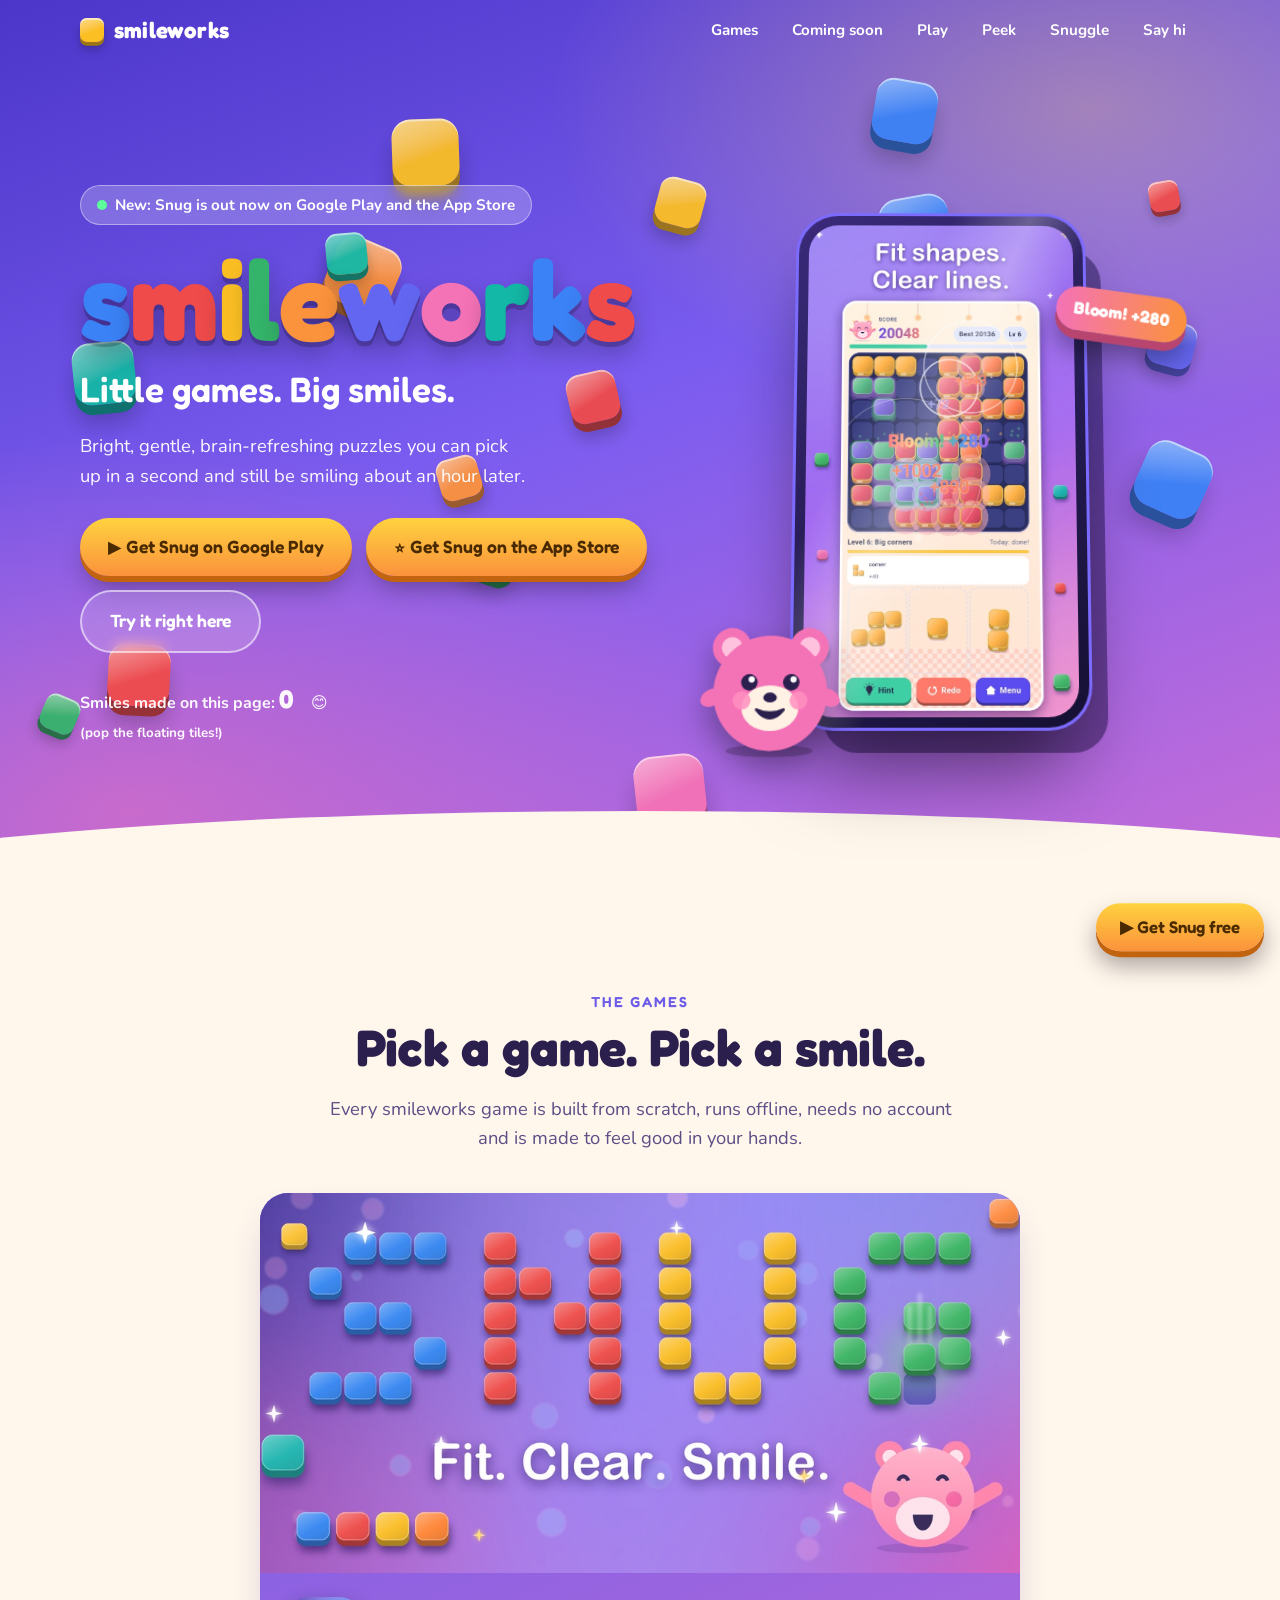
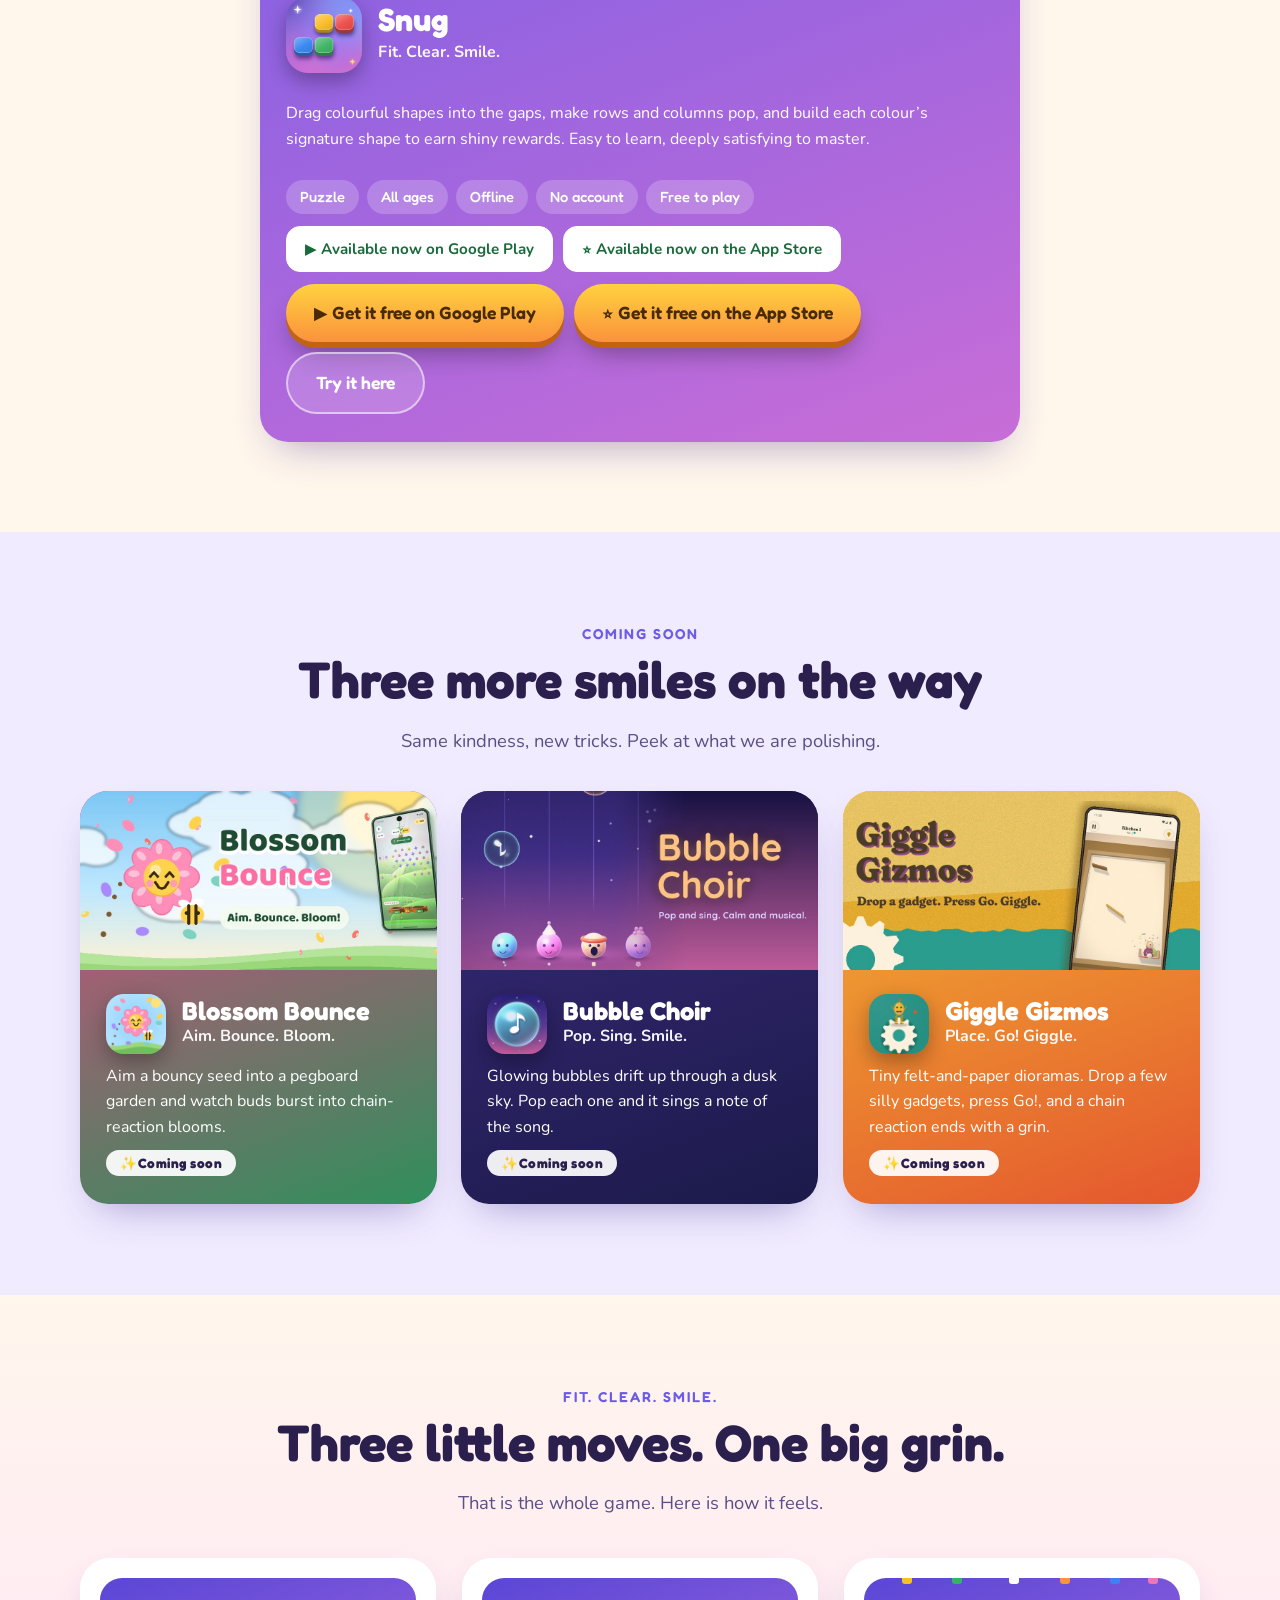
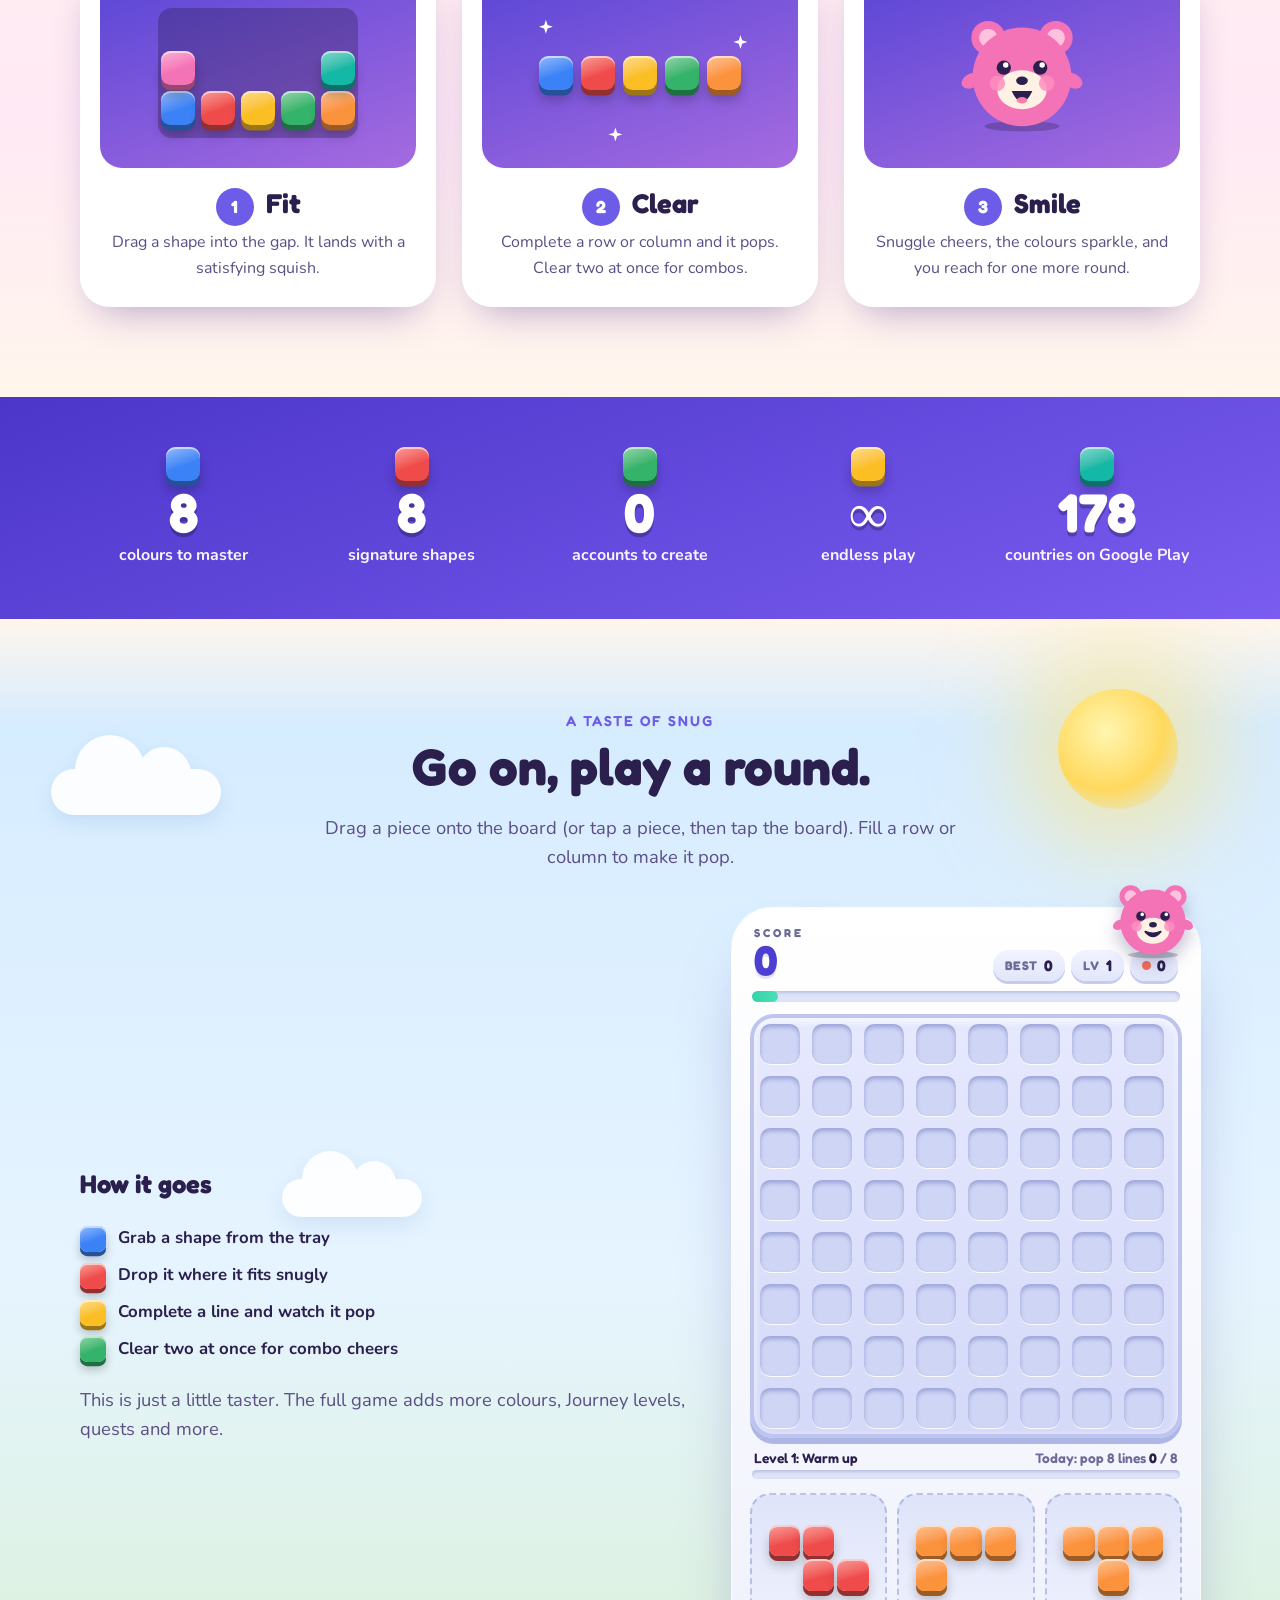
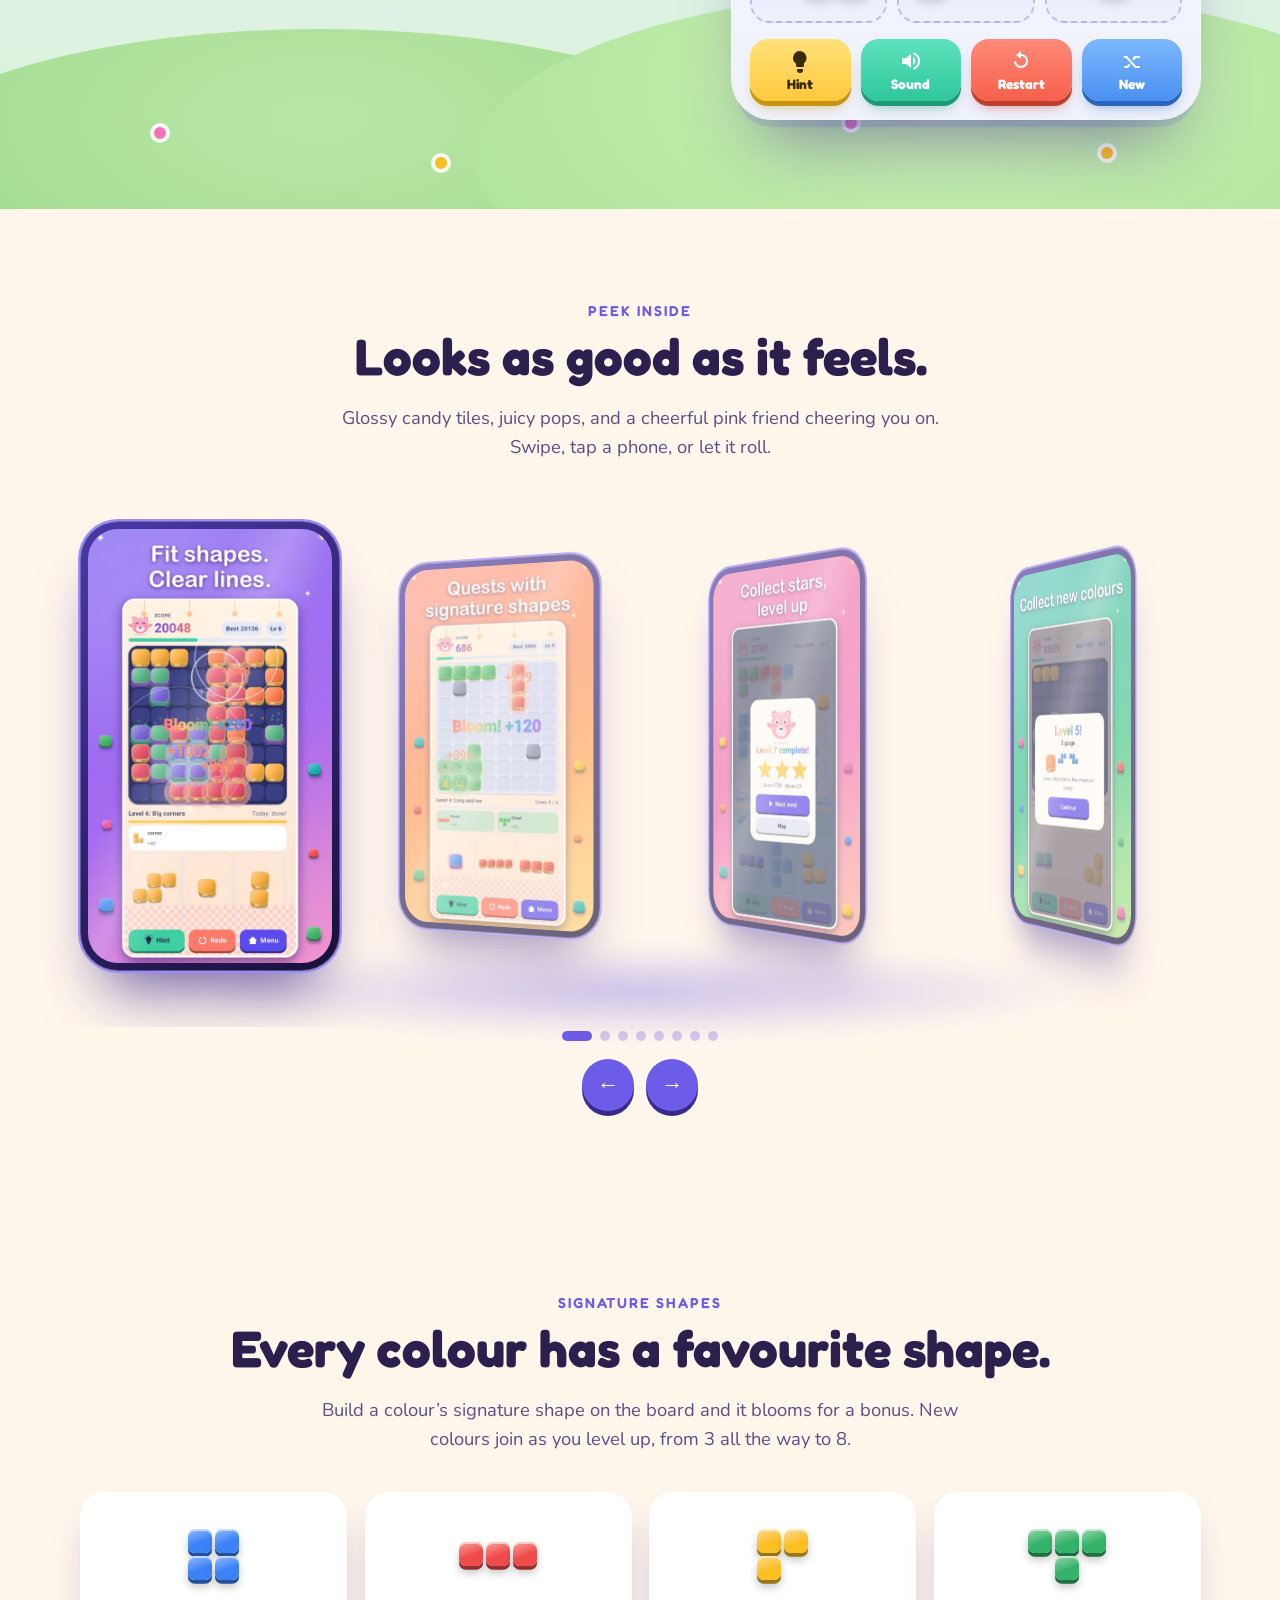
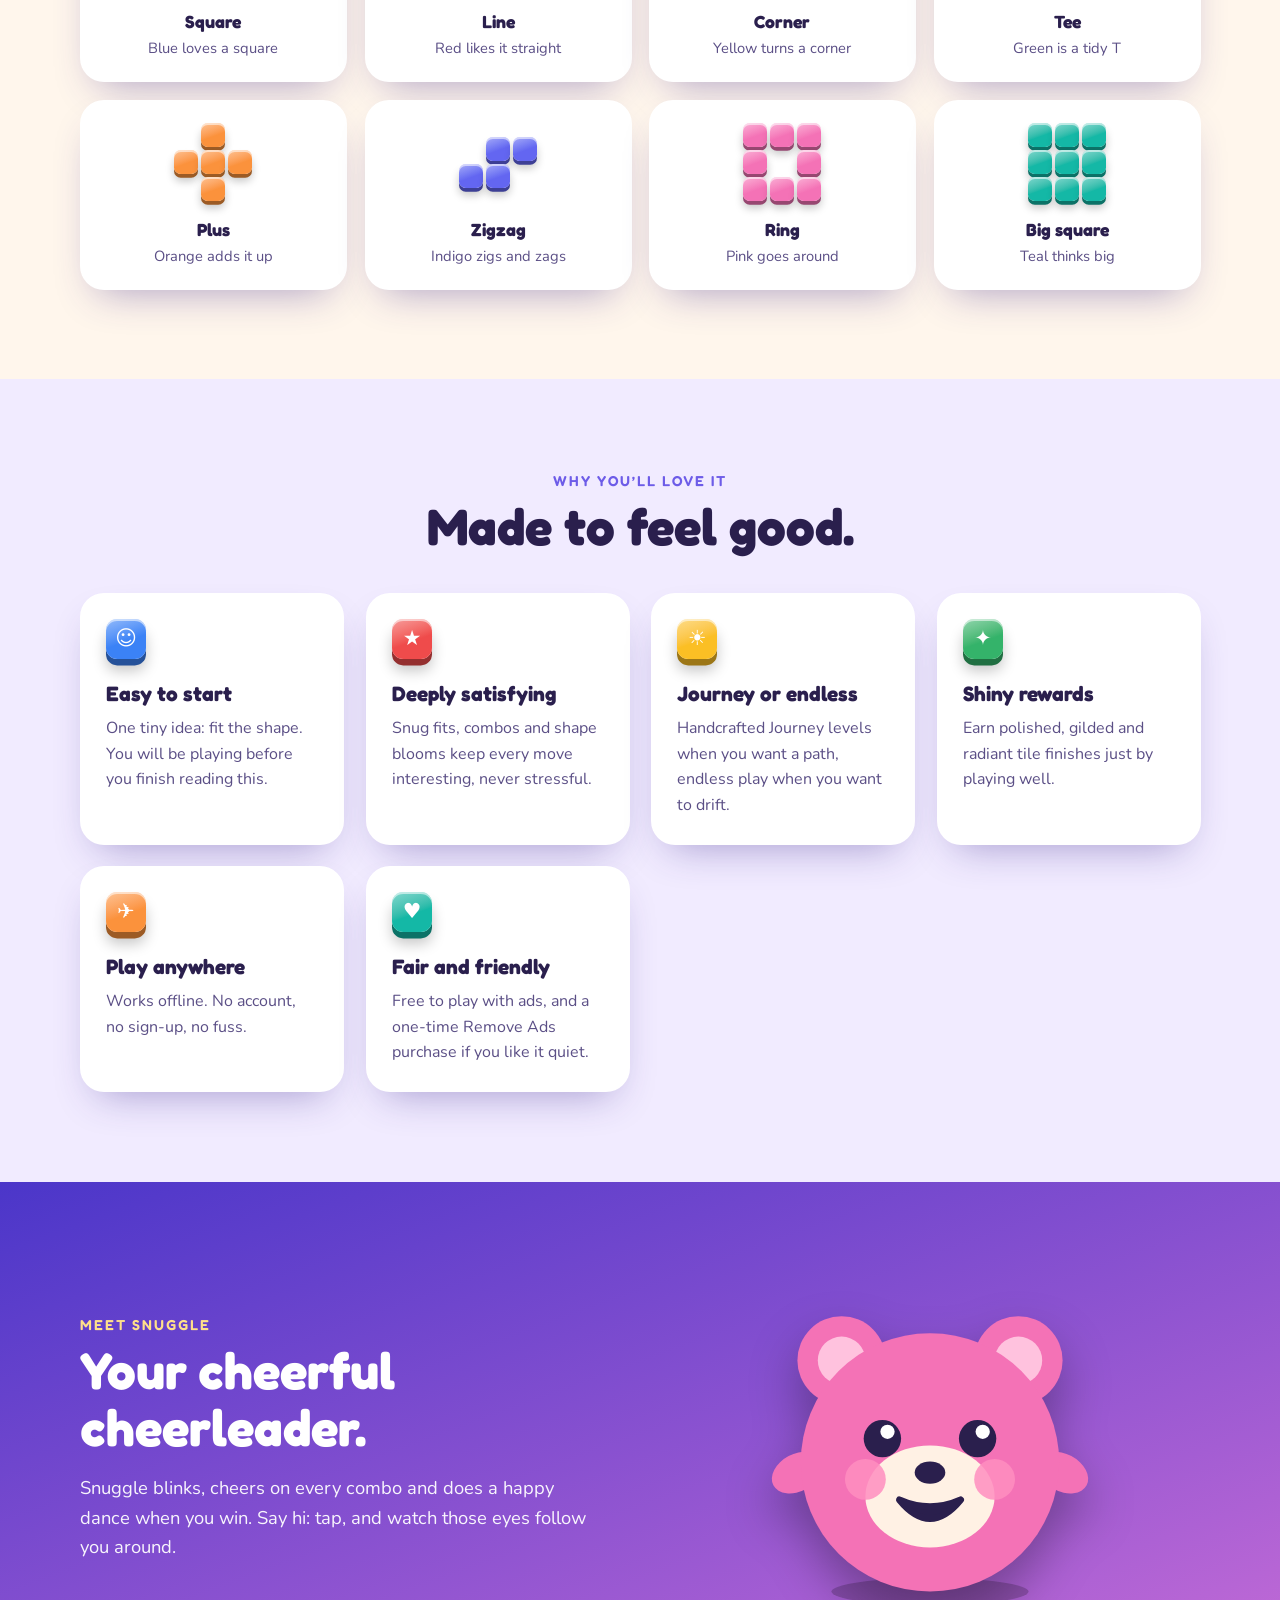
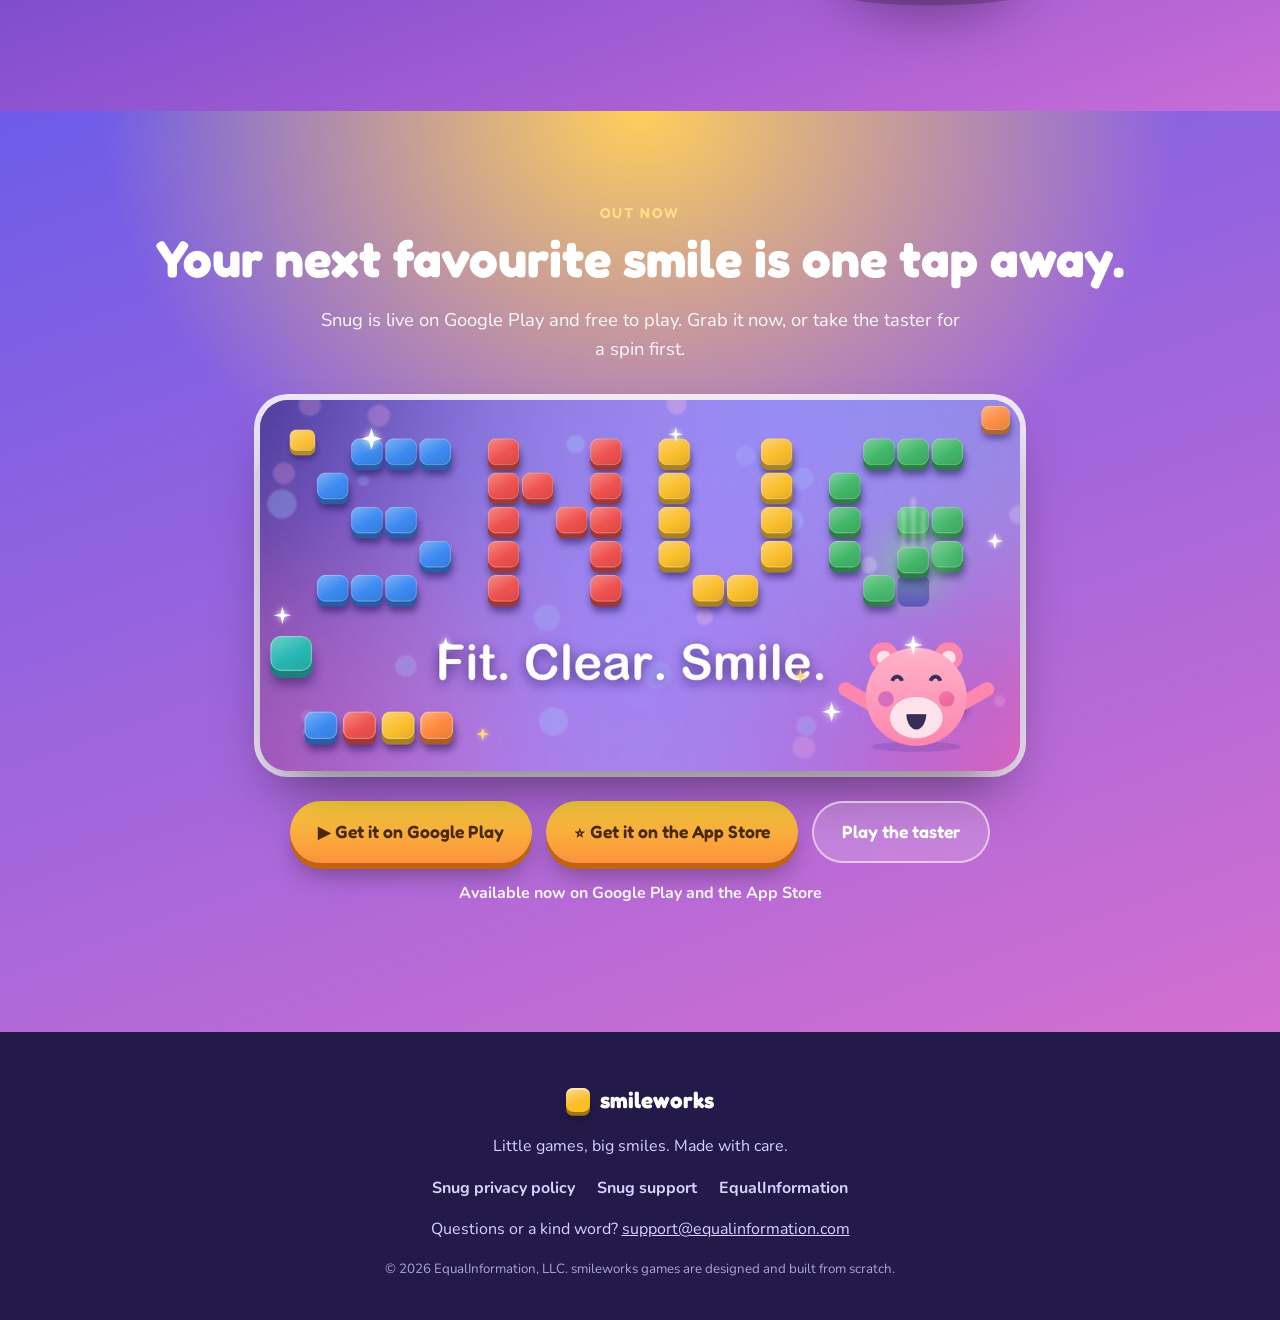
<file: index.html>
<!doctype html>
<html lang="en">
<head>
<meta charset="utf-8">
<meta name="viewport" content="width=device-width, initial-scale=1">
<title>smileworks: little games, big smiles</title>
<meta name="description" content="smileworks makes cheerful, mind-refreshing mobile games for everyone. Meet Snug, the shape-fitting puzzle that ends every round with a smile, out now on Google Play and the App Store. Try it right here.">
<meta name="theme-color" content="#6d5ce8">
<link rel="canonical" href="https://equalinformation.com/smileworks-site/">
<meta property="og:type" content="website">
<meta property="og:title" content="smileworks: little games, big smiles">
<meta property="og:description" content="Cheerful puzzle games for everyone. Play a taste of Snug right in your browser.">
<meta property="og:image" content="https://equalinformation.com/smileworks-site/assets/snug-feature.jpg">
<meta property="og:url" content="https://equalinformation.com/smileworks-site/">
<meta name="twitter:card" content="summary_large_image">
<link rel="icon" href="assets/snug-icon.png">
<link rel="preconnect" href="https://fonts.googleapis.com">
<link rel="preconnect" href="https://fonts.gstatic.com" crossorigin>
<link href="https://fonts.googleapis.com/css2?family=Fredoka:wght@400;500;600;700&family=Nunito:wght@400;700;800&display=swap" rel="stylesheet">
<link rel="stylesheet" href="style.css">
</head>
<body>

<header class="nav" id="nav">
  <div class="wrap">
    <a class="brand" href="#top" aria-label="smileworks home"><span class="tile t-yellow"></span>smileworks</a>
    <ul>
      <li><a href="#games">Games</a></li>
      <li><a href="#coming">Coming soon</a></li>
      <li><a href="#play">Play</a></li>
      <li><a href="#shots">Peek</a></li>
      <li><a href="#smile">Snuggle</a></li>
      <li><a href="#contact">Say hi</a></li>
    </ul>
  </div>
</header>

<main id="top">
<section class="hero">
  <div class="float-tiles" id="floatTiles" aria-hidden="true"></div>
  <div class="wrap hero-inner">
    <div class="hero-copy">
      <a class="eyebrow eyebrow-live" href="https://play.google.com/store/apps/details?id=com.equalinformation.snugpuzzle" target="_blank" rel="noopener"><i class="livedot"></i> New: Snug is out now on Google Play and the App Store</a>
      <div class="wordmark" id="wordmark" aria-label="smileworks"></div>
      <h1>Little games. Big smiles.</h1>
      <p class="lede">Bright, gentle, brain-refreshing puzzles you can pick up in a second and still be smiling about an hour later.</p>
      <div class="cta">
        <a class="btn btn-play" href="https://play.google.com/store/apps/details?id=com.equalinformation.snugpuzzle" target="_blank" rel="noopener">&#9654; Get Snug on Google Play</a>
        <a class="btn btn-play" href="https://apps.apple.com/us/app/snug-shape-fit-puzzle/id6827766002" target="_blank" rel="noopener">&#63743; Get Snug on the App Store</a>
        <a class="btn btn-ghost" href="#play">Try it right here</a>
      </div>
      <div class="smile-count">Smiles made on this page: <b id="smileCount">0</b> &#128522;<br><small>(pop the floating tiles!)</small></div>
    </div>
    <div class="stage" id="stage">
      <div class="phone3d" id="phone3d">
        <div class="glow"></div>
        <div class="bezel"><img src="assets/shot-1.jpg" alt="Snug gameplay: a bright board of glossy tiles with a Bloom bonus popping" width="540" height="960"><i class="sheen"></i></div>
        <div class="layer l1"><span class="bonus">Bloom! +280</span></div>
        <div class="layer l2"><span class="tile t-yellow"></span></div>
        <div class="layer l3"><span class="tile t-teal"></span></div>
        <div class="layer l4 snuggle" data-snuggle aria-hidden="true"></div>
      </div>
    </div>
  </div>
  </section>

<section id="games">
  <div class="wrap">
    <div class="center reveal">
      <div class="kicker">The games</div>
      <h2>Pick a game. Pick a smile.</h2>
      <p class="sub">Every smileworks game is built from scratch, runs offline, needs no account and is made to feel good in your hands.</p>
    </div>
    <div class="games">
      <article class="card game-card reveal">
        <img class="feat-img" src="assets/snug-feature.jpg" alt="Snug: colourful tiles spelling the game name, with the pink mascot Snuggle waving" width="1024" height="500">
        <div class="game-body">
          <div class="game-head">
            <img src="assets/snug-icon.png" alt="Snug app icon" width="76" height="76">
            <div><h3>Snug</h3><p>Fit. Clear. Smile.</p></div>
          </div>
          <p>Drag colourful shapes into the gaps, make rows and columns pop, and build each colour&rsquo;s signature shape to earn shiny rewards. Easy to learn, deeply satisfying to master.</p>
          <div class="tags"><span class="pill">Puzzle</span><span class="pill">All ages</span><span class="pill">Offline</span><span class="pill">No account</span><span class="pill">Free to play</span></div>
          <div class="store-row"><a class="store store-live" href="https://play.google.com/store/apps/details?id=com.equalinformation.snugpuzzle" target="_blank" rel="noopener">&#9654; Available now on Google Play</a><a class="store store-live" href="https://apps.apple.com/us/app/snug-shape-fit-puzzle/id6827766002" target="_blank" rel="noopener">&#63743; Available now on the App Store</a></div>
          <div class="cta" style="justify-content:flex-start"><a class="btn btn-play" href="https://play.google.com/store/apps/details?id=com.equalinformation.snugpuzzle" target="_blank" rel="noopener">&#9654; Get it free on Google Play</a><a class="btn btn-play" href="https://apps.apple.com/us/app/snug-shape-fit-puzzle/id6827766002" target="_blank" rel="noopener">&#63743; Get it free on the App Store</a><a class="btn btn-ghost" href="#play">Try it here</a></div>
        </div>
      </article>
    </div>
  </div>
</section>

<section id="coming" class="next-sec">
  <div class="wrap">
    <div class="center reveal">
      <div class="kicker">Coming soon</div>
      <h2>Three more smiles on the way</h2>
      <p class="sub">Same kindness, new tricks. Peek at what we are polishing.</p>
    </div>
    <div class="next">
      <a class="card next-card reveal" href="blossom-bounce.html" style="--bg:linear-gradient(160deg,#d9487f,#2f8f5b)">
        <img class="feat-img" src="assets/blossom-feature.jpg" alt="Blossom Bounce artwork" width="1024" height="500" loading="lazy">
        <div class="game-body">
          <div class="game-head"><img src="assets/blossom-icon.png" alt="Blossom Bounce app icon" width="60" height="60"><div><h3>Blossom Bounce</h3><p>Aim. Bounce. Bloom.</p></div></div>
          <p>Aim a bouncy seed into a pegboard garden and watch buds burst into chain-reaction blooms.</p>
          <span class="badge-soon">Coming soon</span>
        </div>
      </a>
      <a class="card next-card reveal" href="bubble-choir.html" style="--bg:linear-gradient(160deg,#3a2a7a,#1b1a4a)">
        <img class="feat-img" src="assets/choir-feature.jpg" alt="Bubble Choir artwork" width="1024" height="500" loading="lazy">
        <div class="game-body">
          <div class="game-head"><img src="assets/choir-icon.png" alt="Bubble Choir app icon" width="60" height="60"><div><h3>Bubble Choir</h3><p>Pop. Sing. Smile.</p></div></div>
          <p>Glowing bubbles drift up through a dusk sky. Pop each one and it sings a note of the song.</p>
          <span class="badge-soon">Coming soon</span>
        </div>
      </a>
      <a class="card next-card reveal" href="giggle-gizmos.html" style="--bg:linear-gradient(160deg,#f2b632,#e4572e)">
        <img class="feat-img" src="assets/gizmos-feature.jpg" alt="Giggle Gizmos artwork" width="1024" height="500" loading="lazy">
        <div class="game-body">
          <div class="game-head"><img src="assets/gizmos-icon.png" alt="Giggle Gizmos app icon" width="60" height="60"><div><h3>Giggle Gizmos</h3><p>Place. Go! Giggle.</p></div></div>
          <p>Tiny felt-and-paper dioramas. Drop a few silly gadgets, press Go!, and a chain reaction ends with a grin.</p>
          <span class="badge-soon">Coming soon</span>
        </div>
      </a>
    </div>
  </div>
</section>

<section id="steps" class="steps-sec">
  <div class="wrap">
    <div class="center reveal">
      <div class="kicker">Fit. Clear. Smile.</div>
      <h2>Three little moves. One big grin.</h2>
      <p class="sub">That is the whole game. Here is how it feels.</p>
    </div>
    <div class="steps">
      <div class="step reveal">
        <div class="scene s-fit" aria-hidden="true">
          <div class="mini-board">
            <span class="tile t-blue" style="--c0:0;--r0:2"></span><span class="tile t-red" style="--c0:1;--r0:2"></span>
            <span class="tile t-green" style="--c0:3;--r0:2"></span><span class="tile t-orange" style="--c0:4;--r0:2"></span>
            <span class="tile t-pink" style="--c0:0;--r0:1"></span><span class="tile t-teal" style="--c0:4;--r0:1"></span>
            <span class="tile t-yellow drop" style="--c0:2;--r0:2"></span><span class="ring"></span>
          </div>
        </div>
        <h3><b>1</b> Fit</h3><p>Drag a shape into the gap. It lands with a satisfying squish.</p>
      </div>
      <div class="step reveal">
        <div class="scene s-clear" aria-hidden="true">
          <div class="pop-row"><span class="tile t-blue"></span><span class="tile t-red"></span><span class="tile t-yellow"></span><span class="tile t-green"></span><span class="tile t-orange"></span></div>
          <span class="spark sp1"></span><span class="spark sp2"></span><span class="spark sp3"></span><em class="plus">+120</em>
        </div>
        <h3><b>2</b> Clear</h3><p>Complete a row or column and it pops. Clear two at once for combos.</p>
      </div>
      <div class="step reveal">
        <div class="scene s-smile" aria-hidden="true">
          <div class="snuggle cheer" data-snuggle></div>
          <span class="conf c1"></span><span class="conf c2"></span><span class="conf c3"></span><span class="conf c4"></span><span class="conf c5"></span><span class="conf c6"></span>
        </div>
        <h3><b>3</b> Smile</h3><p>Snuggle cheers, the colours sparkle, and you reach for one more round.</p>
      </div>
    </div>
  </div>
</section>

<section class="stats">
  <div class="wrap stat-row">
    <div class="stat reveal"><span class="tile t-blue"></span><b data-count="8">8</b><span>colours to master</span></div>
    <div class="stat reveal"><span class="tile t-red"></span><b data-count="8">8</b><span>signature shapes</span></div>
    <div class="stat reveal"><span class="tile t-green"></span><b>0</b><span>accounts to create</span></div>
    <div class="stat reveal"><span class="tile t-yellow"></span><b>&infin;</b><span>endless play</span></div>
    <div class="stat reveal"><span class="tile t-teal"></span><b data-count="178">178</b><span>countries on Google Play</span></div>
  </div>
</section>

<section id="play" class="demo-sec">
  <div class="sky" aria-hidden="true"><i class="sun"></i><i class="cloud c1"></i><i class="cloud c2"></i><i class="cloud c3"></i><i class="hill h1"></i><i class="hill h2"></i><i class="fl f1"></i><i class="fl f2"></i><i class="fl f3"></i><i class="fl f4"></i></div>
  <div class="wrap">
    <div class="center reveal">
      <div class="kicker">A taste of Snug</div>
      <h2>Go on, play a round.</h2>
      <p class="sub">Drag a piece onto the board (or tap a piece, then tap the board). Fill a row or column to make it pop.</p>
    </div>
    <div class="demo">
      <div class="demo-copy reveal">
        <h3 style="font-family:Fredoka;font-size:1.6rem;margin:0">How it goes</h3>
        <ul>
          <li><span class="tile t-blue"></span>Grab a shape from the tray</li>
          <li><span class="tile t-red"></span>Drop it where it fits snugly</li>
          <li><span class="tile t-yellow"></span>Complete a line and watch it pop</li>
          <li><span class="tile t-green"></span>Clear two at once for combo cheers</li>
        </ul>
        <p class="sub" style="margin-top:22px">This is just a little taster. The full game adds more colours, Journey levels, quests and more.</p>
      </div>
      <div class="phone" id="phone">
        <div class="bubble" id="bubble">Hi!</div>
        <div class="snuggle gm" id="gameMascot" data-snuggle aria-hidden="true"></div>
        <div class="hud">
          <div class="score"><small>SCORE</small><b id="score">0</b></div>
          <div class="pills"><span class="pill2">BEST <b id="best">0</b></span><span class="pill2">LV <b id="lvl">1</b></span><span class="pill2"><i class="cdot"></i><b id="comboN">0</b></span></div>
        </div>
        <div class="meter"><i id="meter"></i></div>
        <div class="board" id="board" aria-label="Game board"></div>
        <div class="lvlrow"><span id="lvlName">Level 1: Warm up</span><span>Today: pop 8 lines <b id="today">0</b> / 8</span></div>
        <div class="meter gold"><i id="meter2"></i></div>
        <div class="tray" id="tray"></div>
        <div class="demo-btns">
          <button class="gbtn y" id="hint"><svg viewBox="0 0 24 24" aria-hidden="true"><path d="M12 2a7 7 0 00-4 12.7V17a1 1 0 001 1h6a1 1 0 001-1v-2.7A7 7 0 0012 2zm-3 18h6v1a3 3 0 01-6 0z" fill="currentColor"/></svg><span>Hint</span></button>
          <button class="gbtn g" id="snd" aria-label="Toggle sound"><svg viewBox="0 0 24 24" aria-hidden="true"><path d="M3 9v6h4l5 4V5L7 9H3zm13.5 3A4.5 4.5 0 0014 8v8a4.5 4.5 0 002.5-4zM14 3.2v2.1a7 7 0 010 13.4v2.1a9 9 0 000-17.6z" fill="currentColor"/></svg><span>Sound</span></button>
          <button class="gbtn r" id="restart"><svg viewBox="0 0 24 24" aria-hidden="true"><path d="M12 5V2L7 6l5 4V7a5 5 0 11-5 5H5a7 7 0 107-7z" fill="currentColor"/></svg><span>Restart</span></button>
          <button class="gbtn b" id="shuffle"><svg viewBox="0 0 24 24" aria-hidden="true"><path d="M4 7h3l9 10h4v2h-5L6 9H4V7zm12 0h4v2h-4l-2.2 2.4-1.4-1.5L14 7zM4 17h3l2.2-2.4 1.4 1.5L8 19H4v-2z" fill="currentColor"/></svg><span>New</span></button>
        </div>
        <div class="over" id="over">
          <div class="snuggle" data-snuggle aria-hidden="true"></div>
          <h3>That was snug!</h3>
          <p id="overMsg">Score 0</p>
          <button class="btn btn-play" id="again">Play again</button>
        </div>
      </div>
    </div>
  </div>
</section>

<section id="shots">
  <div class="wrap center reveal">
    <div class="kicker">Peek inside</div>
    <h2>Looks as good as it feels.</h2>
    <p class="sub">Glossy candy tiles, juicy pops, and a cheerful pink friend cheering you on. Swipe, tap a phone, or let it roll.</p>
  </div>
  <div class="gallery">
    <div class="rail" id="rail"></div>
    <div class="dots" id="dots" aria-hidden="true"></div>
    <div class="arrows"><button class="arr" id="prev" aria-label="Previous screenshot">&#8592;</button><button class="arr" id="next" aria-label="Next screenshot">&#8594;</button></div>
  </div>
</section>

<section>
  <div class="wrap">
    <div class="center reveal">
      <div class="kicker">Signature shapes</div>
      <h2>Every colour has a favourite shape.</h2>
      <p class="sub">Build a colour&rsquo;s signature shape on the board and it blooms for a bonus. New colours join as you level up, from 3 all the way to 8.</p>
    </div>
    <div class="shapes" id="shapes"></div>
  </div>
</section>

<section class="features">
  <div class="wrap">
    <div class="center reveal">
      <div class="kicker">Why you&rsquo;ll love it</div>
      <h2>Made to feel good.</h2>
    </div>
    <div class="feat-grid">
      <div class="feat reveal"><span class="tile t-blue">&#9786;</span><h3>Easy to start</h3><p>One tiny idea: fit the shape. You will be playing before you finish reading this.</p></div>
      <div class="feat reveal"><span class="tile t-red">&#9733;</span><h3>Deeply satisfying</h3><p>Snug fits, combos and shape blooms keep every move interesting, never stressful.</p></div>
      <div class="feat reveal"><span class="tile t-yellow">&#9728;</span><h3>Journey or endless</h3><p>Handcrafted Journey levels when you want a path, endless play when you want to drift.</p></div>
      <div class="feat reveal"><span class="tile t-green">&#10022;</span><h3>Shiny rewards</h3><p>Earn polished, gilded and radiant tile finishes just by playing well.</p></div>
      <div class="feat reveal"><span class="tile t-orange">&#9992;</span><h3>Play anywhere</h3><p>Works offline. No account, no sign-up, no fuss.</p></div>
      <div class="feat reveal"><span class="tile t-teal">&#9829;</span><h3>Fair and friendly</h3><p>Free to play with ads, and a one-time Remove Ads purchase if you like it quiet.</p></div>
    </div>
  </div>
</section>

<section class="meet" id="smile">
  <div class="wrap">
    <div class="reveal">
      <div class="kicker">Meet Snuggle</div>
      <h2>Your cheerful cheerleader.</h2>
      <p class="sub">Snuggle blinks, cheers on every combo and does a happy dance when you win. Say hi: tap, and watch those eyes follow you around.</p>
    </div>
    <div class="snuggle big" id="bigMascot" data-snuggle role="img" aria-label="Snuggle, the pink bear mascot"></div>
  </div>
</section>
<section class="final" id="get">
  <div class="wrap center">
    <div class="reveal">
      <div class="kicker" style="color:#ffe08a">Out now</div>
      <h2>Your next favourite smile is one tap away.</h2>
      <p class="sub" style="color:rgba(255,255,255,.95)">Snug is live on Google Play and free to play. Grab it now, or take the taster for a spin first.</p>
      <img class="final-img" src="assets/snug-feature.jpg" alt="Snug title made of colourful tiles with Snuggle the mascot" width="1024" height="500" data-tilt>
      <div class="cta">
        <a class="btn btn-play" href="https://play.google.com/store/apps/details?id=com.equalinformation.snugpuzzle" target="_blank" rel="noopener">&#9654; Get it on Google Play</a>
        <a class="btn btn-play" href="https://apps.apple.com/us/app/snug-shape-fit-puzzle/id6827766002" target="_blank" rel="noopener">&#63743; Get it on the App Store</a>
        <a class="btn btn-ghost" href="#play">Play the taster</a>
      </div>
      <p class="store-note">Available now on Google Play and the App Store</p>
    </div>
  </div>
</section>
</main>

<footer id="contact">
  <div class="wrap">
    <div class="brand"><span class="tile t-yellow"></span>smileworks</div>
    <p>Little games, big smiles. Made with care.</p>
    <nav>
      <a href="https://equalinformation.com/privacy-snug.html">Snug privacy policy</a>
      <a href="https://equalinformation.com/app-support-snug.html">Snug support</a>
      <a href="https://equalinformation.com/">EqualInformation</a>
    </nav>
    <p>Questions or a kind word? <a href="mailto:support@equalinformation.com">support@equalinformation.com</a></p>
    <small>&copy; 2026 EqualInformation, LLC. smileworks games are designed and built from scratch.</small>
  </div>
</footer>

<a class="fab" id="fab" href="https://play.google.com/store/apps/details?id=com.equalinformation.snugpuzzle" target="_blank" rel="noopener">&#9654; Get Snug free</a>
<canvas id="confetti"></canvas>
<script src="app.js"></script>
</body>
</html>
</file>
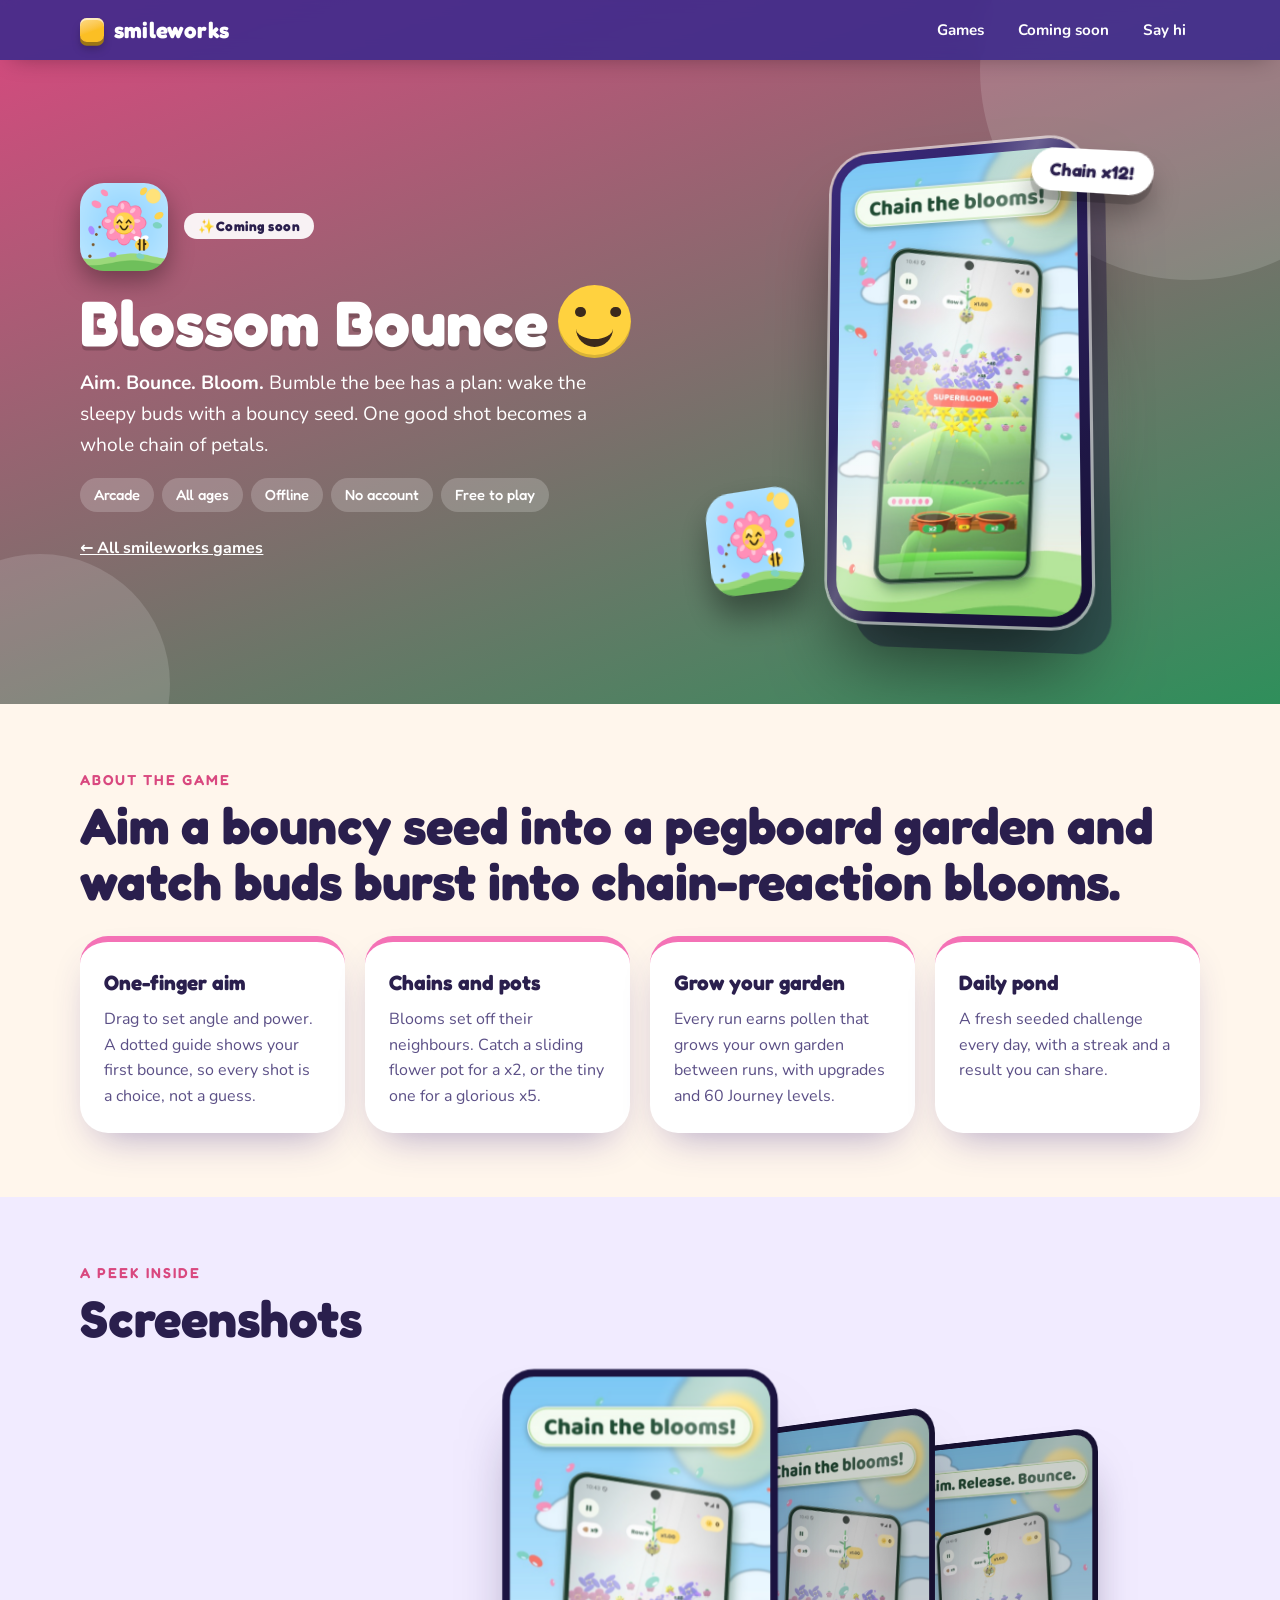
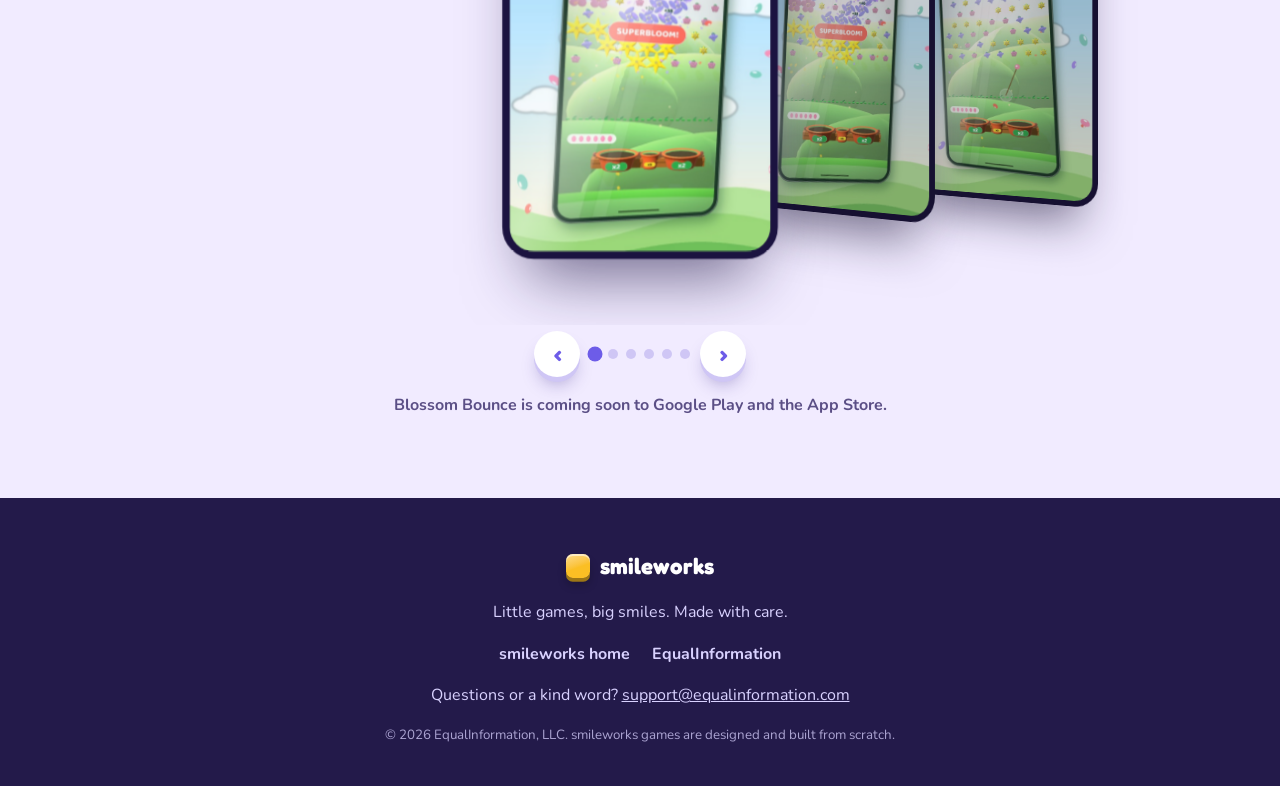
<file: blossom-bounce.html>
<!doctype html>
<html lang="en">
<head>
<meta charset="utf-8">
<meta name="viewport" content="width=device-width, initial-scale=1">
<title>Blossom Bounce | smileworks</title>
<meta name="description" content="Blossom Bounce: Aim a bouncy seed into a pegboard garden and watch buds burst into chain-reaction blooms. Coming soon from smileworks.">
<meta name="theme-color" content="#6d5ce8">
<link rel="canonical" href="https://equalinformation.com/smileworks-site/blossom-bounce.html">
<meta property="og:type" content="website">
<meta property="og:title" content="Blossom Bounce | smileworks">
<meta property="og:description" content="Aim a bouncy seed into a pegboard garden and watch buds burst into chain-reaction blooms.">
<meta property="og:image" content="https://equalinformation.com/smileworks-site/assets/blossom-feature.jpg">
<meta property="og:url" content="https://equalinformation.com/smileworks-site/blossom-bounce.html">
<meta name="twitter:card" content="summary_large_image">
<link rel="icon" href="assets/blossom-icon.png">
<link rel="preconnect" href="https://fonts.googleapis.com">
<link rel="preconnect" href="https://fonts.gstatic.com" crossorigin>
<link href="https://fonts.googleapis.com/css2?family=Fredoka:wght@400;500;600;700&family=Nunito:wght@400;700;800&display=swap" rel="stylesheet">
<link rel="stylesheet" href="style.css">
</head>
<body>
<header class="nav solid" id="nav">
  <div class="wrap">
    <a class="brand" href="./" aria-label="smileworks home"><span class="tile t-yellow"></span>smileworks</a>
    <ul>
      <li><a href="./#games">Games</a></li>
      <li><a href="./#coming">Coming soon</a></li>
      <li><a href="./#contact">Say hi</a></li>
    </ul>
  </div>
</header>
<main>
<section class="gp-hero" style="--bg:linear-gradient(160deg,#d9487f,#2f8f5b)">
  <div class="decor petals" aria-hidden="true"></div>
  <div class="wrap">
    <div>
      <div class="game-head"><img src="assets/blossom-icon.png" alt="Blossom Bounce app icon" width="88" height="88"><div><span class="badge-soon">Coming soon</span></div></div>
      <h1>Blossom Bounce<i class="smiley" aria-hidden="true"></i></h1>
      <p class="lead"><b>Aim. Bounce. Bloom.</b> Bumble the bee has a plan: wake the sleepy buds with a bouncy seed. One good shot becomes a whole chain of petals.</p>
      <div class="tags"><span class="pill">Arcade</span><span class="pill">All ages</span><span class="pill">Offline</span><span class="pill">No account</span><span class="pill">Free to play</span></div>
      <p><a class="gp-back" href="./#games">&larr; All smileworks games</a></p>
    </div>
    <div class="stage3d"><div class="phone3d"><div class="glow"></div><div class="bezel"><img src="assets/blossom-shot-1.jpg" alt="Gameplay screenshot" width="540" height="960"><i class="sheen"></i></div><img class="icon3d" src="assets/blossom-icon.png" alt="" width="96" height="96"><span class="chip">Chain x12!</span></div></div>
  </div>
</section>
<section class="gp-sec" style="--accent:#f472b6">
  <div class="wrap">
    <div class="kicker" style="color:#d9487f">About the game</div>
    <h2>Aim a bouncy seed into a pegboard garden and watch buds burst into chain-reaction blooms.</h2>
    <div class="gp-about"><div class="feat"><h3>One-finger aim</h3><p>Drag to set angle and power. A dotted guide shows your first bounce, so every shot is a choice, not a guess.</p></div><div class="feat"><h3>Chains and pots</h3><p>Blooms set off their neighbours. Catch a sliding flower pot for a x2, or the tiny one for a glorious x5.</p></div><div class="feat"><h3>Grow your garden</h3><p>Every run earns pollen that grows your own garden between runs, with upgrades and 60 Journey levels.</p></div><div class="feat"><h3>Daily pond</h3><p>A fresh seeded challenge every day, with a streak and a result you can share.</p></div></div>
  </div>
</section>
<section class="gp-sec" style="background:var(--lav)">
  <div class="wrap">
    <div class="kicker" style="color:#d9487f">A peek inside</div>
    <h2>Screenshots</h2>
    <div class="cf" aria-label="Screenshots"><div class="cf-track"><div class="cf-item"><img src="assets/blossom-shot-1.jpg" alt="Gameplay screenshot" width="540" height="960"></div><div class="cf-item"><img src="assets/blossom-shot-1.jpg" alt="Blossom Bounce screenshot 1" width="540" height="960"></div><div class="cf-item"><img src="assets/blossom-shot-2.jpg" alt="Blossom Bounce screenshot 2" width="540" height="960"></div><div class="cf-item"><img src="assets/blossom-shot-3.jpg" alt="Blossom Bounce screenshot 3" width="540" height="960"></div><div class="cf-item"><img src="assets/blossom-shot-4.jpg" alt="Blossom Bounce screenshot 4" width="540" height="960"></div><div class="cf-item"><img src="assets/blossom-shot-5.jpg" alt="Blossom Bounce screenshot 5" width="540" height="960"></div></div></div><div class="cf-ctl"><button class="cf-prev" aria-label="Previous">&lsaquo;</button><div class="cf-dots"><b></b><b></b><b></b><b></b><b></b><b></b></div><button class="cf-next" aria-label="Next">&rsaquo;</button></div>
    <p class="gp-note">Blossom Bounce is coming soon to Google Play and the App Store.</p>
  </div>
</section>
</main>
<footer id="contact">
  <div class="wrap">
    <div class="brand"><span class="tile t-yellow"></span>smileworks</div>
    <p>Little games, big smiles. Made with care.</p>
    <nav>
      <a href="./">smileworks home</a>
      <a href="https://equalinformation.com/">EqualInformation</a>
    </nav>
    <p>Questions or a kind word? <a href="mailto:support@equalinformation.com">support@equalinformation.com</a></p>
    <small>&copy; 2026 EqualInformation, LLC. smileworks games are designed and built from scratch.</small>
  </div>
</footer>
<script src="gp.js"></script>
</body>
</html>
</file>
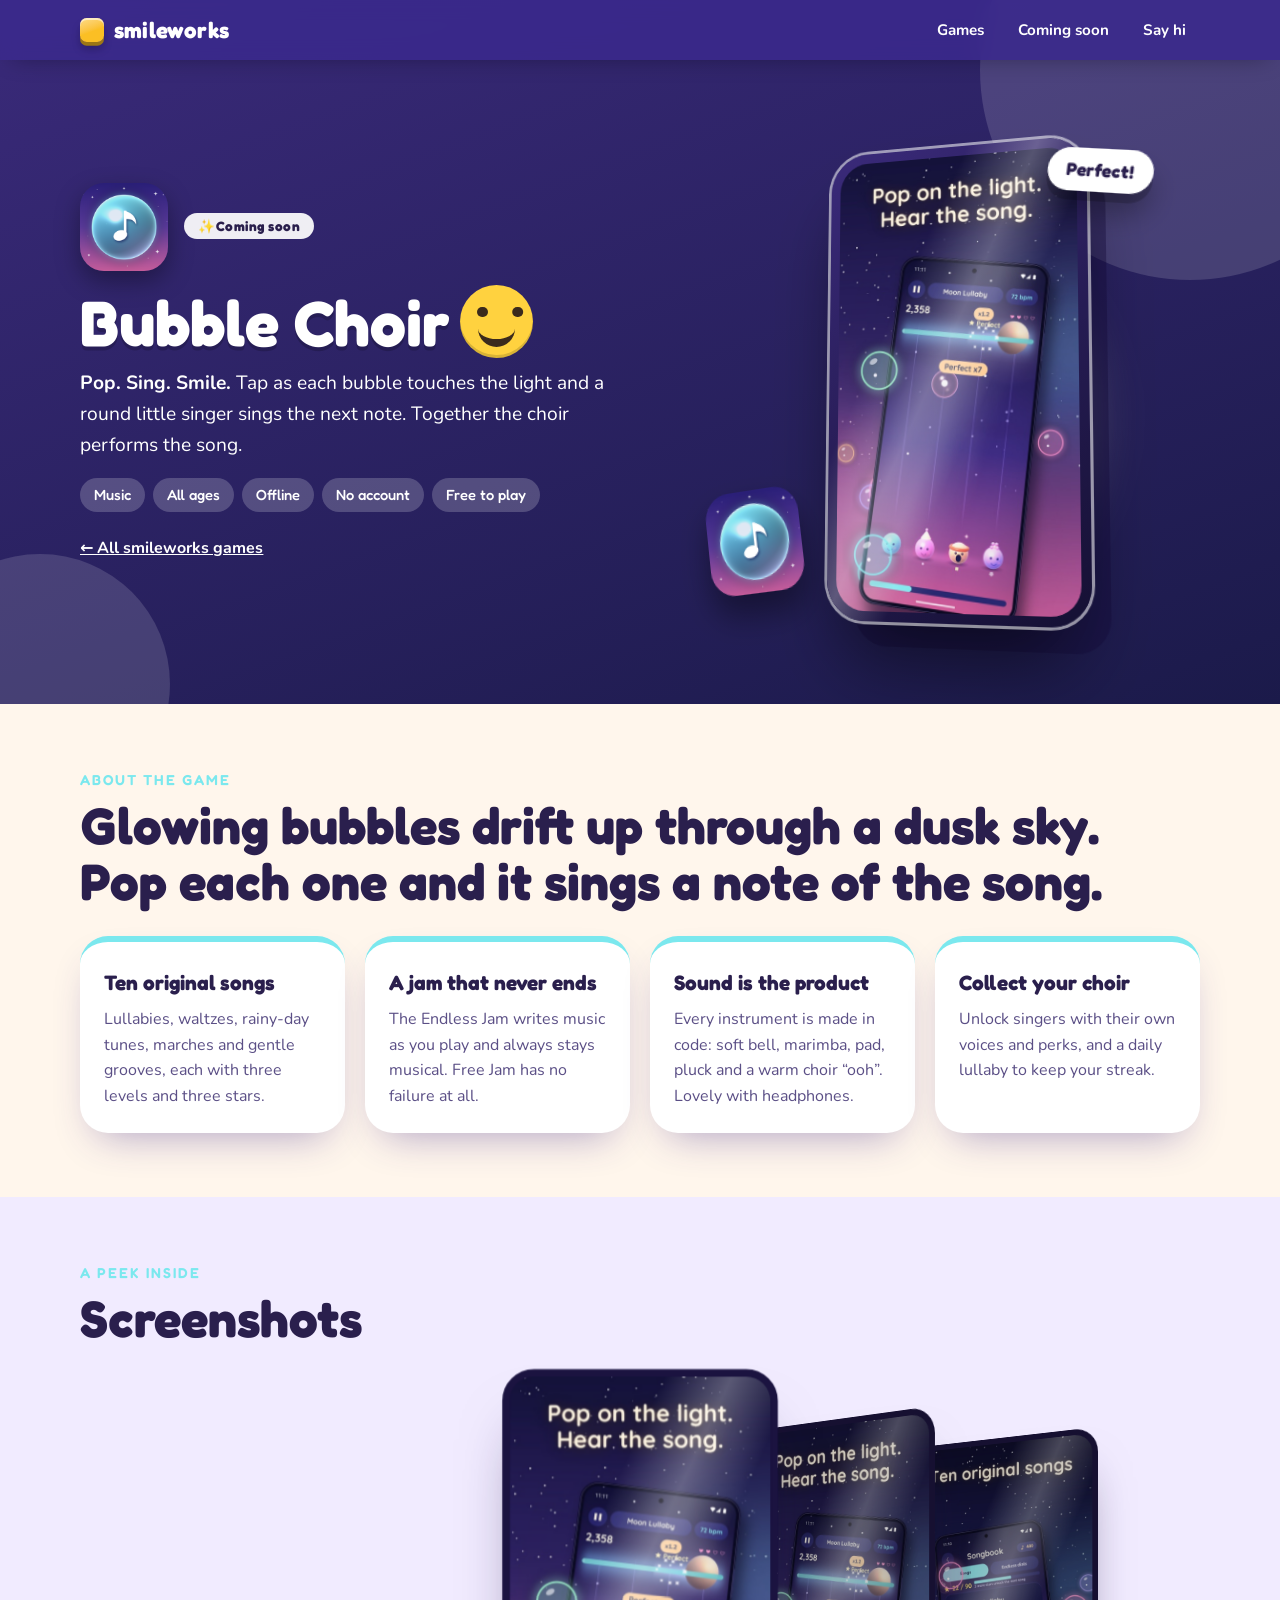
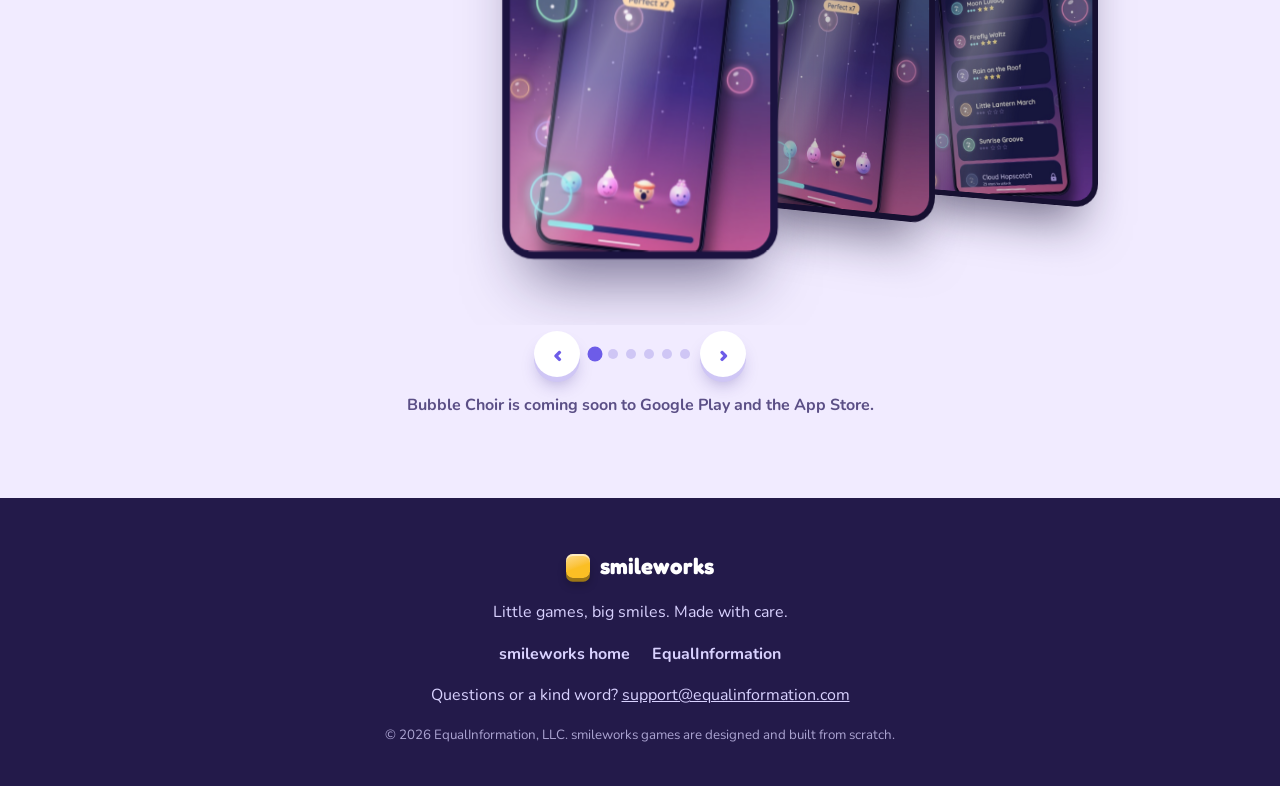
<file: bubble-choir.html>
<!doctype html>
<html lang="en">
<head>
<meta charset="utf-8">
<meta name="viewport" content="width=device-width, initial-scale=1">
<title>Bubble Choir | smileworks</title>
<meta name="description" content="Bubble Choir: Glowing bubbles drift up through a dusk sky. Pop each one and it sings a note of the song. Coming soon from smileworks.">
<meta name="theme-color" content="#6d5ce8">
<link rel="canonical" href="https://equalinformation.com/smileworks-site/bubble-choir.html">
<meta property="og:type" content="website">
<meta property="og:title" content="Bubble Choir | smileworks">
<meta property="og:description" content="Glowing bubbles drift up through a dusk sky. Pop each one and it sings a note of the song.">
<meta property="og:image" content="https://equalinformation.com/smileworks-site/assets/choir-feature.jpg">
<meta property="og:url" content="https://equalinformation.com/smileworks-site/bubble-choir.html">
<meta name="twitter:card" content="summary_large_image">
<link rel="icon" href="assets/choir-icon.png">
<link rel="preconnect" href="https://fonts.googleapis.com">
<link rel="preconnect" href="https://fonts.gstatic.com" crossorigin>
<link href="https://fonts.googleapis.com/css2?family=Fredoka:wght@400;500;600;700&family=Nunito:wght@400;700;800&display=swap" rel="stylesheet">
<link rel="stylesheet" href="style.css">
</head>
<body>
<header class="nav solid" id="nav">
  <div class="wrap">
    <a class="brand" href="./" aria-label="smileworks home"><span class="tile t-yellow"></span>smileworks</a>
    <ul>
      <li><a href="./#games">Games</a></li>
      <li><a href="./#coming">Coming soon</a></li>
      <li><a href="./#contact">Say hi</a></li>
    </ul>
  </div>
</header>
<main>
<section class="gp-hero" style="--bg:linear-gradient(160deg,#3a2a7a,#1b1a4a)">
  <div class="decor bubbles" aria-hidden="true"></div>
  <div class="wrap">
    <div>
      <div class="game-head"><img src="assets/choir-icon.png" alt="Bubble Choir app icon" width="88" height="88"><div><span class="badge-soon">Coming soon</span></div></div>
      <h1>Bubble Choir<i class="smiley" aria-hidden="true"></i></h1>
      <p class="lead"><b>Pop. Sing. Smile.</b> Tap as each bubble touches the light and a round little singer sings the next note. Together the choir performs the song.</p>
      <div class="tags"><span class="pill">Music</span><span class="pill">All ages</span><span class="pill">Offline</span><span class="pill">No account</span><span class="pill">Free to play</span></div>
      <p><a class="gp-back" href="./#games">&larr; All smileworks games</a></p>
    </div>
    <div class="stage3d"><div class="phone3d"><div class="glow"></div><div class="bezel"><img src="assets/choir-shot-1.jpg" alt="Gameplay screenshot" width="540" height="960"><i class="sheen"></i></div><img class="icon3d" src="assets/choir-icon.png" alt="" width="96" height="96"><span class="chip">Perfect!</span></div></div>
  </div>
</section>
<section class="gp-sec" style="--accent:#7be8ee">
  <div class="wrap">
    <div class="kicker" style="color:#7be8ee">About the game</div>
    <h2>Glowing bubbles drift up through a dusk sky. Pop each one and it sings a note of the song.</h2>
    <div class="gp-about"><div class="feat"><h3>Ten original songs</h3><p>Lullabies, waltzes, rainy-day tunes, marches and gentle grooves, each with three levels and three stars.</p></div><div class="feat"><h3>A jam that never ends</h3><p>The Endless Jam writes music as you play and always stays musical. Free Jam has no failure at all.</p></div><div class="feat"><h3>Sound is the product</h3><p>Every instrument is made in code: soft bell, marimba, pad, pluck and a warm choir &ldquo;ooh&rdquo;. Lovely with headphones.</p></div><div class="feat"><h3>Collect your choir</h3><p>Unlock singers with their own voices and perks, and a daily lullaby to keep your streak.</p></div></div>
  </div>
</section>
<section class="gp-sec" style="background:var(--lav)">
  <div class="wrap">
    <div class="kicker" style="color:#7be8ee">A peek inside</div>
    <h2>Screenshots</h2>
    <div class="cf" aria-label="Screenshots"><div class="cf-track"><div class="cf-item"><img src="assets/choir-shot-1.jpg" alt="Gameplay screenshot" width="540" height="960"></div><div class="cf-item"><img src="assets/choir-shot-1.jpg" alt="Bubble Choir screenshot 1" width="540" height="960"></div><div class="cf-item"><img src="assets/choir-shot-2.jpg" alt="Bubble Choir screenshot 2" width="540" height="960"></div><div class="cf-item"><img src="assets/choir-shot-3.jpg" alt="Bubble Choir screenshot 3" width="540" height="960"></div><div class="cf-item"><img src="assets/choir-shot-4.jpg" alt="Bubble Choir screenshot 4" width="540" height="960"></div><div class="cf-item"><img src="assets/choir-shot-5.jpg" alt="Bubble Choir screenshot 5" width="540" height="960"></div></div></div><div class="cf-ctl"><button class="cf-prev" aria-label="Previous">&lsaquo;</button><div class="cf-dots"><b></b><b></b><b></b><b></b><b></b><b></b></div><button class="cf-next" aria-label="Next">&rsaquo;</button></div>
    <p class="gp-note">Bubble Choir is coming soon to Google Play and the App Store.</p>
  </div>
</section>
</main>
<footer id="contact">
  <div class="wrap">
    <div class="brand"><span class="tile t-yellow"></span>smileworks</div>
    <p>Little games, big smiles. Made with care.</p>
    <nav>
      <a href="./">smileworks home</a>
      <a href="https://equalinformation.com/">EqualInformation</a>
    </nav>
    <p>Questions or a kind word? <a href="mailto:support@equalinformation.com">support@equalinformation.com</a></p>
    <small>&copy; 2026 EqualInformation, LLC. smileworks games are designed and built from scratch.</small>
  </div>
</footer>
<script src="gp.js"></script>
</body>
</html>
</file>
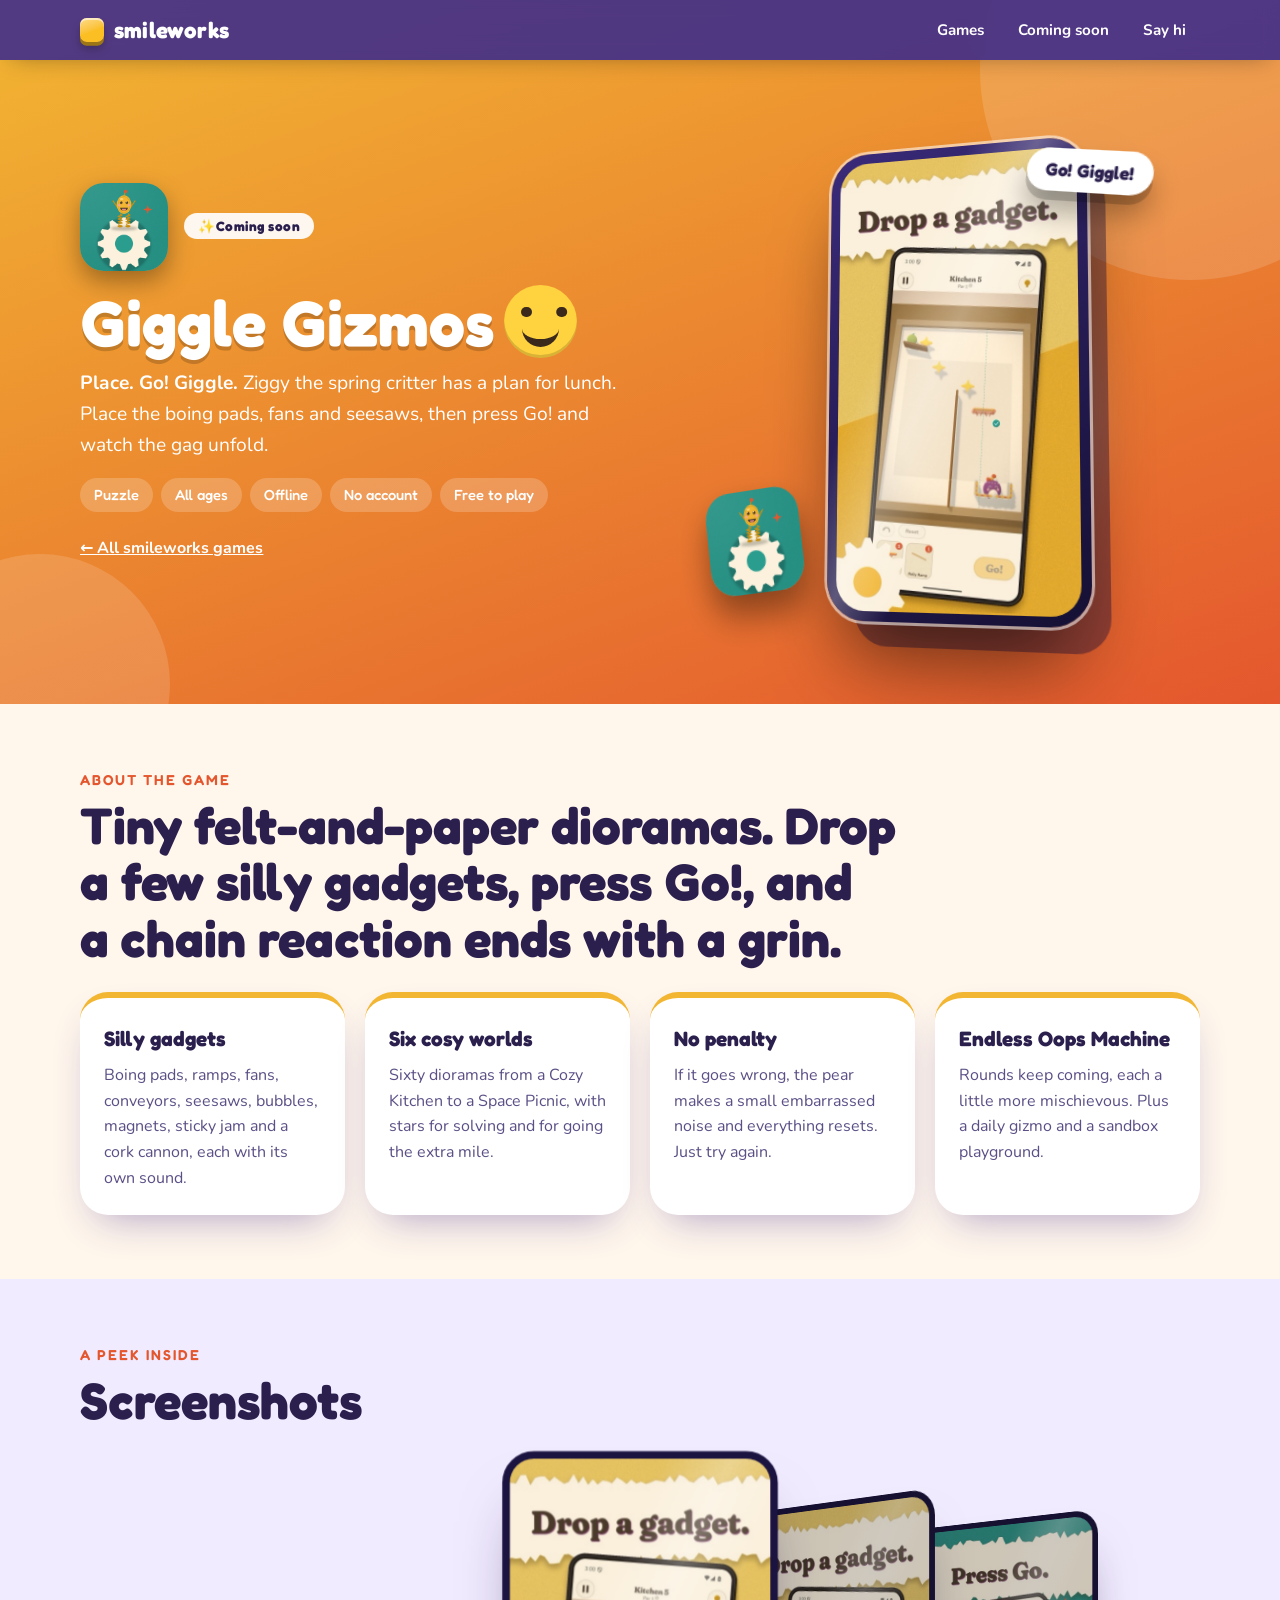
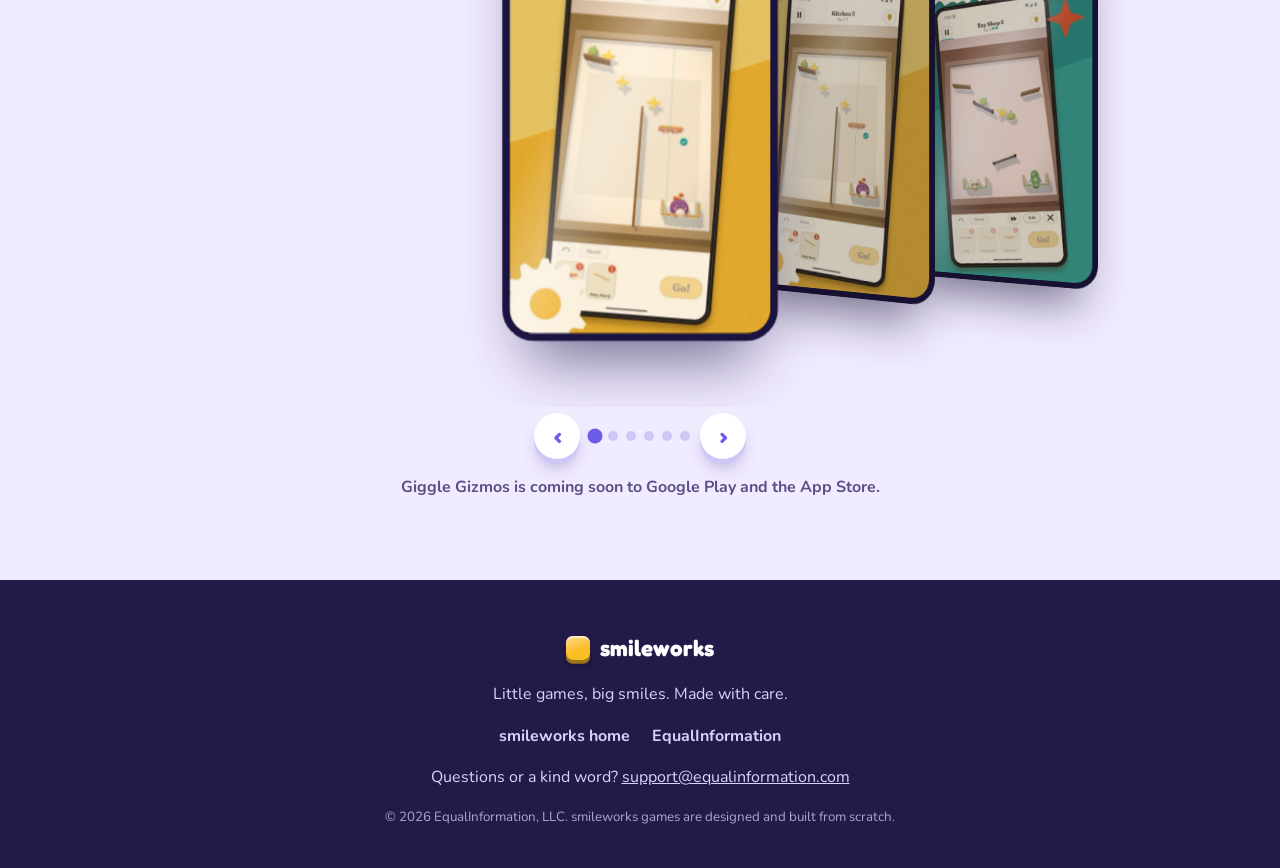
<file: giggle-gizmos.html>
<!doctype html>
<html lang="en">
<head>
<meta charset="utf-8">
<meta name="viewport" content="width=device-width, initial-scale=1">
<title>Giggle Gizmos | smileworks</title>
<meta name="description" content="Giggle Gizmos: Tiny felt-and-paper dioramas. Drop a few silly gadgets, press Go!, and a chain reaction ends with a grin. Coming soon from smileworks.">
<meta name="theme-color" content="#6d5ce8">
<link rel="canonical" href="https://equalinformation.com/smileworks-site/giggle-gizmos.html">
<meta property="og:type" content="website">
<meta property="og:title" content="Giggle Gizmos | smileworks">
<meta property="og:description" content="Tiny felt-and-paper dioramas. Drop a few silly gadgets, press Go!, and a chain reaction ends with a grin.">
<meta property="og:image" content="https://equalinformation.com/smileworks-site/assets/gizmos-feature.jpg">
<meta property="og:url" content="https://equalinformation.com/smileworks-site/giggle-gizmos.html">
<meta name="twitter:card" content="summary_large_image">
<link rel="icon" href="assets/gizmos-icon.png">
<link rel="preconnect" href="https://fonts.googleapis.com">
<link rel="preconnect" href="https://fonts.gstatic.com" crossorigin>
<link href="https://fonts.googleapis.com/css2?family=Fredoka:wght@400;500;600;700&family=Nunito:wght@400;700;800&display=swap" rel="stylesheet">
<link rel="stylesheet" href="style.css">
</head>
<body>
<header class="nav solid" id="nav">
  <div class="wrap">
    <a class="brand" href="./" aria-label="smileworks home"><span class="tile t-yellow"></span>smileworks</a>
    <ul>
      <li><a href="./#games">Games</a></li>
      <li><a href="./#coming">Coming soon</a></li>
      <li><a href="./#contact">Say hi</a></li>
    </ul>
  </div>
</header>
<main>
<section class="gp-hero" style="--bg:linear-gradient(160deg,#f2b632,#e4572e)">
  <div class="decor paper" aria-hidden="true"></div>
  <div class="wrap">
    <div>
      <div class="game-head"><img src="assets/gizmos-icon.png" alt="Giggle Gizmos app icon" width="88" height="88"><div><span class="badge-soon">Coming soon</span></div></div>
      <h1>Giggle Gizmos<i class="smiley" aria-hidden="true"></i></h1>
      <p class="lead"><b>Place. Go! Giggle.</b> Ziggy the spring critter has a plan for lunch. Place the boing pads, fans and seesaws, then press Go! and watch the gag unfold.</p>
      <div class="tags"><span class="pill">Puzzle</span><span class="pill">All ages</span><span class="pill">Offline</span><span class="pill">No account</span><span class="pill">Free to play</span></div>
      <p><a class="gp-back" href="./#games">&larr; All smileworks games</a></p>
    </div>
    <div class="stage3d"><div class="phone3d"><div class="glow"></div><div class="bezel"><img src="assets/gizmos-shot-1.jpg" alt="Gameplay screenshot" width="540" height="960"><i class="sheen"></i></div><img class="icon3d" src="assets/gizmos-icon.png" alt="" width="96" height="96"><span class="chip">Go! Giggle!</span></div></div>
  </div>
</section>
<section class="gp-sec" style="--accent:#f2b632">
  <div class="wrap">
    <div class="kicker" style="color:#e4572e">About the game</div>
    <h2>Tiny felt-and-paper dioramas. Drop a few silly gadgets, press Go!, and a chain reaction ends with a grin.</h2>
    <div class="gp-about"><div class="feat"><h3>Silly gadgets</h3><p>Boing pads, ramps, fans, conveyors, seesaws, bubbles, magnets, sticky jam and a cork cannon, each with its own sound.</p></div><div class="feat"><h3>Six cosy worlds</h3><p>Sixty dioramas from a Cozy Kitchen to a Space Picnic, with stars for solving and for going the extra mile.</p></div><div class="feat"><h3>No penalty</h3><p>If it goes wrong, the pear makes a small embarrassed noise and everything resets. Just try again.</p></div><div class="feat"><h3>Endless Oops Machine</h3><p>Rounds keep coming, each a little more mischievous. Plus a daily gizmo and a sandbox playground.</p></div></div>
  </div>
</section>
<section class="gp-sec" style="background:var(--lav)">
  <div class="wrap">
    <div class="kicker" style="color:#e4572e">A peek inside</div>
    <h2>Screenshots</h2>
    <div class="cf" aria-label="Screenshots"><div class="cf-track"><div class="cf-item"><img src="assets/gizmos-shot-1.jpg" alt="Gameplay screenshot" width="540" height="960"></div><div class="cf-item"><img src="assets/gizmos-shot-1.jpg" alt="Giggle Gizmos screenshot 1" width="540" height="960"></div><div class="cf-item"><img src="assets/gizmos-shot-2.jpg" alt="Giggle Gizmos screenshot 2" width="540" height="960"></div><div class="cf-item"><img src="assets/gizmos-shot-3.jpg" alt="Giggle Gizmos screenshot 3" width="540" height="960"></div><div class="cf-item"><img src="assets/gizmos-shot-4.jpg" alt="Giggle Gizmos screenshot 4" width="540" height="960"></div><div class="cf-item"><img src="assets/gizmos-shot-5.jpg" alt="Giggle Gizmos screenshot 5" width="540" height="960"></div></div></div><div class="cf-ctl"><button class="cf-prev" aria-label="Previous">&lsaquo;</button><div class="cf-dots"><b></b><b></b><b></b><b></b><b></b><b></b></div><button class="cf-next" aria-label="Next">&rsaquo;</button></div>
    <p class="gp-note">Giggle Gizmos is coming soon to Google Play and the App Store.</p>
  </div>
</section>
</main>
<footer id="contact">
  <div class="wrap">
    <div class="brand"><span class="tile t-yellow"></span>smileworks</div>
    <p>Little games, big smiles. Made with care.</p>
    <nav>
      <a href="./">smileworks home</a>
      <a href="https://equalinformation.com/">EqualInformation</a>
    </nav>
    <p>Questions or a kind word? <a href="mailto:support@equalinformation.com">support@equalinformation.com</a></p>
    <small>&copy; 2026 EqualInformation, LLC. smileworks games are designed and built from scratch.</small>
  </div>
</footer>
<script src="gp.js"></script>
</body>
</html>
</file>
<file: style.css>
/* smileworks: candy tiles, soft gradients, lots of bounce. */
:root {
  --ink: #2a1f4d;
  --ink-soft: #5b4f86;
  --cream: #fff6ec;
  --lav: #f1ebff;
  --violet: #6d5ce8;
  --violet-deep: #3b2a8c;
  --pink: #f472b6;
  --blue: #3b82f6;
  --red: #ef4b4b;
  --yellow: #fbbf24;
  --green: #34b36a;
  --orange: #fb923c;
  --indigo: #6366f1;
  --teal: #14b8a6;
  --radius: 28px;
  --shadow: 0 18px 40px -18px rgba(59, 42, 140, 0.45);
  --cell: min(10.4vw, 52px);
}
* { box-sizing: border-box; }
html { scroll-behavior: smooth; }
body {
  margin: 0;
  font-family: "Nunito", system-ui, -apple-system, "Segoe UI", sans-serif;
  color: var(--ink);
  background: var(--cream);
  line-height: 1.6;
  overflow-x: hidden;
}
h1, h2, h3, .brand, .btn, .pill { font-family: "Fredoka", "Nunito", system-ui, sans-serif; }
img { max-width: 100%; height: auto; display: block; }
a { color: inherit; }
.wrap { width: min(1120px, 100% - 32px); margin-inline: auto; }
.sr { position: absolute; width: 1px; height: 1px; overflow: hidden; clip: rect(0 0 0 0); }

/* ---------- candy tile ---------- */
.tile {
  --c: var(--blue);
  --d: color-mix(in srgb, var(--c) 62%, #000);
  --l: color-mix(in srgb, var(--c) 55%, #fff);
  width: var(--s, 44px);
  height: var(--s, 44px);
  border-radius: 28%;
  background: linear-gradient(160deg, var(--l), var(--c) 55%);
  box-shadow: 0 calc(var(--s, 44px) * 0.16) 0 var(--d),
    0 calc(var(--s, 44px) * 0.3) calc(var(--s, 44px) * 0.35) rgba(0, 0, 0, 0.22),
    inset 0 2px 0 rgba(255, 255, 255, 0.55);
}
.t-blue { --c: var(--blue); } .t-red { --c: var(--red); } .t-yellow { --c: var(--yellow); }
.t-green { --c: var(--green); } .t-orange { --c: var(--orange); } .t-indigo { --c: var(--indigo); }
.t-pink { --c: var(--pink); } .t-teal { --c: var(--teal); }

/* ---------- nav ---------- */
.nav {
  position: fixed; inset: 0 0 auto 0; z-index: 50;
  padding: 10px 0;
  transition: background 0.3s, box-shadow 0.3s;
}
.nav.solid { background: rgba(59, 42, 140, 0.88); backdrop-filter: blur(10px); box-shadow: 0 8px 24px -12px rgba(0, 0, 0, 0.4); }
.nav .wrap { display: flex; align-items: center; justify-content: space-between; gap: 16px; }
.brand { display: flex; align-items: center; gap: 10px; text-decoration: none; color: #fff; font-weight: 700; font-size: 1.4rem; letter-spacing: 0.2px; }
.brand .tile { --s: 24px; }
.nav ul { list-style: none; display: flex; gap: 6px; margin: 0; padding: 0; }
.nav ul a {
  display: block; padding: 8px 14px; border-radius: 999px; color: #fff; text-decoration: none;
  font-weight: 700; font-size: 0.95rem; transition: background 0.2s, transform 0.2s;
}
.nav ul a:hover { background: rgba(255, 255, 255, 0.18); transform: translateY(-2px); }
@media (max-width: 640px) { .nav ul li:not(:last-child) { display: none; } }

/* ---------- hero ---------- */
.hero {
  position: relative; min-height: 100svh; display: grid; align-items: center; overflow: hidden;
  padding: 120px 0 90px; color: #fff;
  background:
    radial-gradient(60% 50% at 85% 12%, rgba(255, 214, 102, 0.35), transparent 70%),
    radial-gradient(70% 60% at 10% 90%, rgba(244, 114, 182, 0.55), transparent 70%),
    linear-gradient(160deg, #4b36c9 0%, #7a5cf0 45%, #c86dd7 100%);
}
.hero::after {
  content: ""; position: absolute; inset: auto 0 -1px 0; height: 90px; background: var(--cream);
  clip-path: ellipse(70% 100% at 50% 100%);
}
.float-tiles { position: absolute; inset: 0; pointer-events: none; }
.float-tiles .tile {
  position: absolute; pointer-events: auto; cursor: pointer; opacity: 0.95;
  left: var(--x); top: var(--y); --s: var(--size);
  animation: bob var(--dur, 7s) ease-in-out var(--delay, 0s) infinite;
  transform: translate(calc(var(--px, 0) * var(--depth, 1) * 1px), calc(var(--py, 0) * var(--depth, 1) * 1px)) rotate(var(--rot, 0deg));
}
.float-tiles .tile.pop { animation: popout 0.45s ease-in forwards; }
@keyframes bob { 0%, 100% { translate: 0 0; } 50% { translate: 0 -22px; } }
@keyframes popout { to { scale: 1.9; opacity: 0; } }
.hero-inner { position: relative; z-index: 2; }
.eyebrow {
  display: inline-flex; gap: 8px; align-items: center; padding: 7px 16px; border-radius: 999px;
  background: rgba(255, 255, 255, 0.18); border: 1px solid rgba(255, 255, 255, 0.4);
  font-weight: 700; font-size: 0.95rem; backdrop-filter: blur(6px);
}
.wordmark { font-family: "Fredoka", sans-serif; font-weight: 700; font-size: clamp(3.2rem, 14vw, 8.5rem); line-height: 1; margin: 18px 0 6px; letter-spacing: -1px; display: flex; justify-content: center; flex-wrap: wrap; }
.wordmark span {
  display: inline-block; color: var(--c); text-shadow: 0 5px 0 rgba(0, 0, 0, 0.2), 0 12px 24px rgba(0, 0, 0, 0.25);
  animation: drop 0.8s cubic-bezier(0.3, 1.6, 0.5, 1) both; animation-delay: calc(var(--i) * 70ms + 200ms);
  transition: transform 0.2s;
}
.wordmark span:hover { transform: translateY(-14px) rotate(-6deg) scale(1.1); }
@keyframes drop { from { transform: translateY(-120vh) rotate(-40deg); opacity: 0; } to { transform: none; opacity: 1; } }
.hero h1 { margin: 0; font-size: clamp(1.4rem, 3.6vw, 2.2rem); font-weight: 600; text-wrap: balance; }
.hero p.lede { max-width: 620px; margin: 14px auto 28px; font-size: 1.15rem; opacity: 0.96; text-wrap: balance; }
.cta { display: flex; gap: 14px; justify-content: center; flex-wrap: wrap; }
.btn {
  display: inline-flex; align-items: center; gap: 10px; padding: 15px 28px; border-radius: 999px; border: 0;
  font-weight: 600; font-size: 1.1rem; text-decoration: none; cursor: pointer; color: #fff;
  transition: transform 0.18s, box-shadow 0.18s;
}
.btn:hover { transform: translateY(-4px) scale(1.03); }
.btn:active { transform: translateY(1px) scale(0.98); }
.btn-play { background: linear-gradient(180deg, #ffd23f, #fb923c); color: #4a2a00; box-shadow: 0 6px 0 #c2640f, 0 16px 28px -8px rgba(0, 0, 0, 0.4); animation: pulse 2.4s ease-in-out infinite; }
.btn-ghost { background: rgba(255, 255, 255, 0.16); border: 2px solid rgba(255, 255, 255, 0.55); backdrop-filter: blur(6px); }
@keyframes pulse { 0%, 100% { transform: scale(1); } 50% { transform: scale(1.05); } }
.smile-count { margin-top: 26px; font-weight: 700; opacity: 0.95; }
.smile-count b { font-family: "Fredoka", sans-serif; font-size: 1.6rem; display: inline-block; min-width: 2ch; }
.hero-mascot { position: absolute; right: max(2vw, 8px); bottom: 70px; width: clamp(110px, 18vw, 220px); z-index: 3; filter: drop-shadow(0 14px 18px rgba(0, 0, 0, 0.3)); animation: wave 3.2s ease-in-out infinite; transform-origin: 50% 90%; }
@keyframes wave { 0%, 100% { transform: rotate(-3deg); } 50% { transform: rotate(4deg) translateY(-6px); } }

/* mascot svg */
.snuggle .blink { animation: blink 4.5s infinite; transform-box: fill-box; transform-origin: center; }
@keyframes blink { 0%, 94%, 100% { transform: scaleY(1); } 97% { transform: scaleY(0.1); } }
.snuggle .mouth-o { opacity: 0; } .snuggle.cheer .mouth-o { opacity: 1; } .snuggle.cheer .mouth-smile { opacity: 0; }

/* ---------- sections ---------- */
section { position: relative; padding: 90px 0; }
.kicker { font-family: "Fredoka", sans-serif; font-weight: 600; color: var(--violet); letter-spacing: 2px; text-transform: uppercase; font-size: 0.9rem; }
h2 { font-size: clamp(2rem, 5vw, 3.2rem); line-height: 1.1; margin: 6px 0 14px; text-wrap: balance; }
.sub { font-size: 1.15rem; color: var(--ink-soft); max-width: 640px; text-wrap: pretty; }
.center { text-align: center; } .center .sub { margin-inline: auto; }

/* games */
.games { display: grid; grid-template-columns: 1.4fr 1fr; gap: 28px; margin-top: 40px; }
@media (max-width: 860px) { .games { grid-template-columns: 1fr; } }
.card { border-radius: var(--radius); background: #fff; box-shadow: var(--shadow); overflow: hidden; position: relative; }
.game-card { color: #fff; background: linear-gradient(160deg, #6d5ce8, #c86dd7); padding: 0; transition: transform 0.25s; }
.game-card img.feat-img { width: 100%; aspect-ratio: 2 / 1; object-fit: cover; }
.game-body { padding: 24px 26px 28px; display: grid; gap: 12px; }
.game-head { display: flex; gap: 16px; align-items: center; }
.game-head img { width: 76px; height: 76px; border-radius: 22px; box-shadow: 0 8px 20px rgba(0, 0, 0, 0.3); }
.game-head h3 { margin: 0; font-size: 2rem; line-height: 1; }
.game-head p { margin: 4px 0 0; opacity: 0.95; font-weight: 700; }
.tags { display: flex; flex-wrap: wrap; gap: 8px; }
.pill { padding: 5px 14px; border-radius: 999px; background: rgba(255, 255, 255, 0.2); font-weight: 500; font-size: 0.92rem; }
.soon { background: #fff; color: var(--ink); text-align: center; display: grid; place-items: center; padding: 34px 26px; gap: 10px; background-image: radial-gradient(circle at 20% 20%, rgba(251, 191, 36, 0.25), transparent 40%), radial-gradient(circle at 85% 80%, rgba(20, 184, 166, 0.25), transparent 45%); }
.mystery { display: grid; grid-template-columns: repeat(3, 1fr); gap: 10px; }
.mystery .tile { --s: 52px; animation: wiggle 2.6s ease-in-out infinite; animation-delay: calc(var(--i) * 140ms); }
.mystery .tile.q { display: grid; place-items: center; font-family: "Fredoka"; font-weight: 700; color: rgba(255, 255, 255, 0.9); font-size: 1.6rem; }
@keyframes wiggle { 0%, 100% { transform: rotate(-4deg); } 50% { transform: rotate(5deg) translateY(-6px); } }
.soon h3 { margin: 6px 0 0; font-size: 1.6rem; }
.soon p { margin: 0; color: var(--ink-soft); }
.store-row { display: flex; gap: 10px; flex-wrap: wrap; }
.store { display: inline-flex; align-items: center; gap: 8px; padding: 10px 18px; border-radius: 14px; background: rgba(0, 0, 0, 0.35); font-weight: 700; font-size: 0.95rem; border: 1px solid rgba(255, 255, 255, 0.35); }

/* demo */
.demo-sec { background: linear-gradient(180deg, var(--cream), var(--lav) 25%, var(--lav) 85%, var(--cream)); }
.demo { display: grid; grid-template-columns: 1fr auto; gap: 40px; align-items: center; margin-top: 36px; }
@media (max-width: 900px) { .demo { grid-template-columns: 1fr; justify-items: center; text-align: center; } .demo .sub { margin-inline: auto; } }
.phone {
  width: calc(var(--cell) * 8 + 44px); padding: 16px 16px 18px; border-radius: 38px; background: #fff4ea;
  box-shadow: 0 0 0 8px #fff, 0 30px 60px -20px rgba(59, 42, 140, 0.6); position: relative; user-select: none;
}
.hud { display: flex; align-items: center; gap: 12px; padding: 2px 4px 12px; }
.hud .snuggle { width: 58px; flex: none; }
.hud .score { font-family: "Fredoka"; line-height: 1; }
.hud .score small { display: block; letter-spacing: 2px; font-size: 0.7rem; color: var(--ink-soft); }
.hud .score b { font-size: 2rem; color: var(--violet-deep); }
.hud .best { margin-left: auto; text-align: right; font-weight: 700; font-size: 0.85rem; color: var(--ink-soft); }
.bubble {
  position: absolute; left: 76px; top: -14px; background: #fff; border-radius: 16px; padding: 6px 14px; font-weight: 800; font-size: 0.9rem;
  box-shadow: 0 8px 18px -8px rgba(0, 0, 0, 0.4); opacity: 0; transform: translateY(6px) scale(0.9); transition: 0.25s; pointer-events: none; z-index: 5; white-space: nowrap;
}
.bubble.show { opacity: 1; transform: none; }
.board { display: grid; grid-template-columns: repeat(8, var(--cell)); grid-auto-rows: var(--cell); gap: 0; background: #2f2f68; padding: 0; border-radius: 16px; position: relative; overflow: hidden; }
.cell { position: relative; border: 3px solid transparent; }
.cell::before { content: ""; position: absolute; inset: 3px; background: rgba(255, 255, 255, 0.07); border-radius: 22%; }
.cell .tile { position: absolute; inset: 3px; width: auto; height: auto; --s: calc(var(--cell) - 6px); animation: land 0.28s cubic-bezier(0.3, 1.8, 0.5, 1); }
.cell.ghost::after { content: ""; position: absolute; inset: 3px; border-radius: 22%; background: var(--gc); opacity: 0.55; }
.cell.ghost.bad::after { background: #ff6b6b; opacity: 0.35; }
.cell.clearing .tile { animation: clear 0.38s ease-in forwards; }
.cell.preview-line::before { background: rgba(255, 220, 90, 0.35); }
@keyframes land { from { transform: scale(0.6); } to { transform: scale(1); } }
@keyframes clear { 40% { filter: brightness(1.7); transform: scale(1.2); } to { transform: scale(0); opacity: 0; } }
.board.shake { animation: shake 0.3s; }
@keyframes shake { 25% { transform: translateX(-4px); } 75% { transform: translateX(4px); } }
.tray { display: grid; grid-template-columns: repeat(3, 1fr); gap: 8px; margin-top: 14px; height: calc(var(--cell) * 2.35); }
.slot { touch-action: none; border: 2px dashed rgba(109, 92, 232, 0.3); border-radius: 16px; display: grid; place-items: center; cursor: grab; position: relative; }
.slot.sel { border-color: var(--violet); background: rgba(109, 92, 232, 0.1); }
.slot.empty { opacity: 0.35; cursor: default; }
.piece { display: grid; gap: 0; --ps: calc(var(--cell) * 0.5); pointer-events: none; }
.piece .tile { --s: calc(var(--ps) - 3px); margin: 1.5px; }
.piece i { width: var(--ps); height: var(--ps); }
.drag { position: fixed; z-index: 100; pointer-events: none; display: grid; filter: drop-shadow(0 14px 12px rgba(0, 0, 0, 0.35)); transform: scale(1.04); }
.drag i { width: var(--cell); height: var(--cell); }
.drag .tile { --s: calc(var(--cell) - 6px); margin: 3px; }
.demo-btns { display: flex; gap: 10px; margin-top: 14px; }
.mini { flex: 1; padding: 11px 0; border: 0; border-radius: 16px; font-family: "Fredoka"; font-weight: 600; font-size: 1rem; color: #fff; cursor: pointer; transition: transform 0.15s; }
.mini:hover { transform: translateY(-2px); } .mini:active { transform: translateY(2px); }
.mini.a { background: #3fcfa5; box-shadow: 0 5px 0 #20987a; } .mini.b { background: #fa6e5d; box-shadow: 0 5px 0 #c24233; } .mini.c { background: #5b4be6; box-shadow: 0 5px 0 #3a2db0; }
.float-pop { position: fixed; z-index: 120; pointer-events: none; font-family: "Fredoka"; font-weight: 700; font-size: 1.7rem; color: #fff; text-shadow: 0 3px 0 rgba(0, 0, 0, 0.35), 0 0 12px rgba(251, 146, 60, 0.9); animation: rise 1s ease-out forwards; }
@keyframes rise { to { transform: translateY(-70px) scale(1.2); opacity: 0; } }
.over { position: absolute; inset: 0; border-radius: 38px; background: rgba(42, 31, 77, 0.82); display: grid; place-content: center; text-align: center; color: #fff; gap: 10px; opacity: 0; pointer-events: none; transition: 0.3s; z-index: 10; padding: 20px; }
.over.show { opacity: 1; pointer-events: auto; }
.over .snuggle { width: 110px; margin: 0 auto; } .over h3 { margin: 0; font-size: 1.8rem; } .over p { margin: 0 0 6px; }
.demo-copy ul { list-style: none; padding: 0; margin: 20px 0 0; display: grid; gap: 10px; }
.demo-copy li { display: flex; gap: 12px; align-items: center; font-weight: 700; }
.demo-copy li .tile { --s: 26px; flex: none; }
canvas#confetti { position: fixed; inset: 0; width: 100%; height: 100%; pointer-events: none; z-index: 110; }
.snd { position: absolute; right: 14px; top: -16px; width: 40px; height: 40px; border-radius: 50%; border: 0; background: #fff; box-shadow: 0 6px 14px -4px rgba(0, 0, 0, 0.4); cursor: pointer; font-size: 1.1rem; }

/* gallery: 3D coverflow */
.gallery { margin-top: 24px; position: relative; }
.gallery::before { content: ""; position: absolute; left: 50%; bottom: 74px; width: min(900px, 90%); height: 90px; translate: -50% 0; background: radial-gradient(closest-side, rgba(109, 92, 232, 0.35), transparent); filter: blur(10px); z-index: 0; }
.rail { display: flex; gap: 26px; overflow-x: auto; scroll-snap-type: x mandatory; padding: 36px max(16px, calc((100vw - 1120px) / 2)) 56px; scroll-padding-inline: max(16px, calc((100vw - 1120px) / 2)); scrollbar-width: none; position: relative; z-index: 1; scroll-behavior: smooth; }
.rail::-webkit-scrollbar { display: none; }
.shot { flex: none; width: min(260px, 66vw); scroll-snap-align: start; border-radius: 38px; padding: 8px; background: linear-gradient(145deg, #4a39a8, #17103a); box-shadow: 0 0 0 2px #9a8bff, 0 40px 60px -24px rgba(59, 42, 140, 0.75), inset 0 0 0 1px rgba(255, 255, 255, 0.25); position: relative; transition: transform 0.25s ease-out, opacity 0.25s; cursor: pointer; will-change: transform; }
.shot img { width: 100%; height: auto; aspect-ratio: 9 / 16; object-fit: cover; border-radius: 30px; display: block; background: #2a1f4d; }
.shot::after { content: ""; position: absolute; inset: 8px; border-radius: 30px; pointer-events: none; background: linear-gradient(115deg, transparent 34%, rgba(255, 255, 255, 0.22) 46%, transparent 58%); }
.dots { display: flex; justify-content: center; gap: 8px; margin: 4px 0 18px; }
.dots i { width: 10px; height: 10px; border-radius: 999px; background: rgba(109, 92, 232, 0.3); cursor: pointer; transition: width 0.25s, background 0.25s; }
.dots i.on { width: 30px; background: var(--violet); }
.arrows { display: flex; justify-content: center; gap: 12px; }
.arr { width: 52px; height: 52px; border-radius: 50%; border: 0; background: var(--violet); color: #fff; font-size: 1.4rem; cursor: pointer; box-shadow: 0 5px 0 var(--violet-deep); }
.arr:active { transform: translateY(3px); box-shadow: 0 2px 0 var(--violet-deep); }

/* shapes */
.shapes { display: grid; grid-template-columns: repeat(4, 1fr); gap: 18px; margin-top: 38px; }
.shape { background: #fff; border-radius: 24px; padding: 20px 14px; text-align: center; box-shadow: var(--shadow); transition: transform 0.2s; }
.shape:hover { transform: translateY(-6px) rotate(-1deg); }
.shape:hover .tile { animation: wiggle 0.6s ease-in-out infinite; }
.shape .grid { display: grid; gap: 3px; justify-content: center; margin: 0 auto 12px; min-height: 84px; align-content: center; }
.shape .grid .tile { --s: 24px; } .shape .grid i { width: 24px; height: 24px; }
.shape b { font-family: "Fredoka"; font-size: 1.1rem; display: block; } .shape span { color: var(--ink-soft); font-size: 0.92rem; }

/* features */
.features { background: var(--lav); }
.feat-grid { display: grid; grid-template-columns: repeat(auto-fit, minmax(240px, 1fr)); gap: 22px; margin-top: 38px; }
.feat { background: #fff; border-radius: 24px; padding: 26px; box-shadow: var(--shadow); }
.feat .tile { --s: 40px; margin-bottom: 18px; display: grid; place-items: center; color: #fff; font-size: 1.3rem; }
.feat h3 { margin: 0 0 6px; font-size: 1.3rem; } .feat p { margin: 0; color: var(--ink-soft); }

/* meet */
.meet { background: linear-gradient(160deg, #4b36c9, #c86dd7); color: #fff; overflow: hidden; }
.meet .wrap { display: grid; grid-template-columns: 1fr 1fr; gap: 40px; align-items: center; }
@media (max-width: 800px) { .meet .wrap { grid-template-columns: 1fr; text-align: center; } .meet .sub { margin-inline: auto; } }
.meet .kicker { color: #ffe08a; } .meet .sub { color: rgba(255, 255, 255, 0.94); }
.meet .big { width: min(340px, 70vw); margin: auto; filter: drop-shadow(0 24px 24px rgba(0, 0, 0, 0.3)); cursor: pointer; transition: scale 0.2s, rotate 0.2s; }
.meet .big:hover { scale: 1.05; rotate: -2deg; }

footer { background: #231a4a; color: #d9d2ff; padding: 50px 0 40px; text-align: center; }
footer .brand { justify-content: center; margin-bottom: 10px; }
footer nav { display: flex; gap: 8px 22px; justify-content: center; flex-wrap: wrap; margin: 14px 0; }
footer nav a { text-decoration: none; font-weight: 700; } footer nav a:hover { color: #ffd23f; }
footer small { display: block; opacity: 0.75; margin-top: 8px; }
.sparkle { position: fixed; width: 12px; height: 12px; pointer-events: none; z-index: 60; background: radial-gradient(circle, #fff 0 30%, transparent 70%); border-radius: 50%; animation: spark 0.7s ease-out forwards; }
@keyframes spark { to { transform: translateY(18px) scale(0); opacity: 0; } }
.reveal { opacity: 0; translate: 0 26px; transition: opacity 0.7s, translate 0.7s cubic-bezier(0.2, 0.8, 0.2, 1); }
.reveal.in { opacity: 1; translate: 0 0; }
@media (prefers-reduced-motion: reduce) {
  * { animation: none !important; transition: none !important; }
  .reveal { opacity: 1; translate: none; }
  html { scroll-behavior: auto; }
}

/* ================= v2: 3D, scenes, sales ================= */
.hero-inner { display: grid; grid-template-columns: 1.05fr 0.95fr; gap: 30px; align-items: center; text-align: left; }
.hero-copy .cta, .hero-copy .smile-count { justify-content: flex-start; }
.wordmark { justify-content: flex-start; font-size: clamp(3rem, 9.5vw, 7rem); }
.hero p.lede { margin-inline: 0; }
@media (max-width: 900px) {
  .hero-inner { grid-template-columns: 1fr; text-align: center; }
  .hero-copy .cta, .hero-copy .smile-count, .wordmark { justify-content: center; }
  .hero p.lede { margin-inline: auto; }
}
.stage { perspective: 1300px; display: grid; place-items: center; min-height: 520px; }
.phone3d { --rx: 8deg; --ry: -18deg; position: relative; width: min(290px, 64vw); aspect-ratio: 540 / 960; transform-style: preserve-3d; transform: rotateX(var(--rx)) rotateY(var(--ry)); transition: transform 0.12s linear; }
.phone3d .glow { position: absolute; inset: 8% -18% -6%; background: radial-gradient(closest-side, rgba(255, 214, 102, 0.75), rgba(244, 114, 182, 0.35) 60%, transparent 75%); filter: blur(24px); transform: translateZ(-80px); }
.bezel { position: absolute; inset: 0; border-radius: 40px; padding: 10px; background: linear-gradient(145deg, #3a2a7a, #151033); box-shadow: 0 0 0 3px #7c6bff, 0 50px 80px -20px rgba(0, 0, 0, 0.6), 24px 30px 0 -6px rgba(20, 10, 60, 0.45); overflow: hidden; transform: translateZ(0); }
.bezel img { width: 100%; height: 100%; object-fit: cover; border-radius: 30px; }
.sheen { position: absolute; inset: 0; border-radius: 40px; background: linear-gradient(115deg, transparent 30%, rgba(255, 255, 255, 0.28) 45%, transparent 58%); pointer-events: none; }
.layer { position: absolute; pointer-events: none; }
.l1 { top: 22%; right: -28%; transform: translateZ(120px); animation: bobz 4s ease-in-out infinite; }
.l2 { top: 6%; left: -16%; transform: translateZ(150px); animation: bobz 5s ease-in-out -1s infinite; } .l2 .tile { --s: 62px; }
.l3 { bottom: 26%; right: -20%; transform: translateZ(170px); animation: bobz 6s ease-in-out -2s infinite; } .l3 .tile { --s: 46px; }
.l4 { bottom: -6%; left: -26%; width: 46%; transform: translateZ(110px); filter: drop-shadow(0 14px 14px rgba(0, 0, 0, 0.35)); animation: bobz 3.6s ease-in-out infinite; }
@keyframes bobz { 50% { translate: 0 -14px; } }
.bonus { display: inline-block; padding: 8px 16px; border-radius: 999px; font-family: "Fredoka"; font-weight: 700; color: #fff; background: linear-gradient(90deg, #f472b6, #fb923c); box-shadow: 0 8px 0 #b8456f, 0 18px 24px rgba(0, 0, 0, 0.35); white-space: nowrap; transform: rotate(8deg); }

/* tilt + glare */
[data-tilt] { position: relative; transform: perspective(900px) rotateX(var(--trx, 0deg)) rotateY(var(--try, 0deg)); transition: transform 0.18s ease-out; will-change: transform; }
[data-tilt]::after { content: ""; position: absolute; inset: 0; border-radius: inherit; pointer-events: none; opacity: 0; transition: opacity 0.2s; background: radial-gradient(circle at var(--gx, 50%) var(--gy, 50%), rgba(255, 255, 255, 0.5), transparent 55%); }
[data-tilt].hot::after { opacity: 1; }
[data-tilt].hot { scale: 1.03; }

/* steps */
.steps-sec { background: linear-gradient(180deg, var(--cream), #ffe9f5 60%, var(--cream)); }
.steps { display: grid; grid-template-columns: repeat(auto-fit, minmax(260px, 1fr)); gap: 26px; margin-top: 40px; }
.step { background: #fff; border-radius: 30px; padding: 20px 20px 26px; box-shadow: var(--shadow); text-align: center; }
.step h3 { font-size: 1.7rem; margin: 14px 0 4px; } .step h3 b { display: inline-grid; place-items: center; width: 38px; height: 38px; border-radius: 50%; background: var(--violet); color: #fff; margin-right: 6px; font-size: 1.1rem; }
.step p { margin: 0; color: var(--ink-soft); }
.scene { height: 190px; border-radius: 22px; background: linear-gradient(160deg, #5a46d6, #a66be0); position: relative; overflow: hidden; display: grid; place-items: center; }
.mini-board { position: relative; width: 200px; height: 130px; border-radius: 14px; background: rgba(0, 0, 0, 0.22); }
.mini-board .tile { --s: 34px; position: absolute; left: calc(var(--c0) * 40px + 3px); top: calc(var(--r0) * 40px + 3px); }
.mini-board .drop { animation: dropin 3.2s cubic-bezier(0.3, 1.5, 0.5, 1) infinite; }
@keyframes dropin { 0% { translate: 0 -130px; scale: 1.25; opacity: 0; } 25% { opacity: 1; } 45%, 90% { translate: 0 0; scale: 1; opacity: 1; } 100% { opacity: 0; } }
.mini-board .ring { position: absolute; left: 83px; top: 83px; width: 34px; height: 34px; border-radius: 12px; border: 3px solid #fff; opacity: 0; animation: ringp 3.2s ease-out infinite; }
@keyframes ringp { 0%, 44% { opacity: 0; transform: scale(1); } 50% { opacity: 1; } 80%, 100% { opacity: 0; transform: scale(2.2); } }
.pop-row { display: flex; gap: 8px; }
.pop-row .tile { --s: 34px; animation: poprow 3s ease-in infinite; animation-delay: calc(var(--k, 0) * 90ms); }
.pop-row .tile:nth-child(2) { --k: 1; } .pop-row .tile:nth-child(3) { --k: 2; } .pop-row .tile:nth-child(4) { --k: 3; } .pop-row .tile:nth-child(5) { --k: 4; }
@keyframes poprow { 0%, 30% { transform: none; filter: none; } 42% { filter: brightness(1.6); transform: scale(1.15); } 60%, 80% { transform: scale(0); opacity: 0; } 95%, 100% { transform: none; opacity: 1; filter: none; } }
.s-clear .plus { position: absolute; top: 40%; left: 50%; translate: -50% 0; font: 700 2rem "Fredoka"; color: #fff; font-style: normal; text-shadow: 0 3px 0 rgba(0, 0, 0, 0.3); animation: plusup 3s ease-out infinite; opacity: 0; }
@keyframes plusup { 0%, 55% { opacity: 0; translate: -50% 20px; } 65% { opacity: 1; } 100% { opacity: 0; translate: -50% -36px; } }
.spark { position: absolute; width: 14px; height: 14px; background: #fff; clip-path: polygon(50% 0, 62% 38%, 100% 50%, 62% 62%, 50% 100%, 38% 62%, 0 50%, 38% 38%); animation: tw 1.6s ease-in-out infinite; }
.sp1 { left: 18%; top: 22%; } .sp2 { right: 16%; top: 30%; animation-delay: -0.5s; } .sp3 { left: 40%; bottom: 14%; animation-delay: -1s; }
@keyframes tw { 50% { transform: scale(1.6) rotate(45deg); opacity: 0.4; } }
.s-smile .snuggle { width: 130px; animation: dance 1.2s ease-in-out infinite; }
@keyframes dance { 0%, 100% { transform: rotate(-6deg) translateY(0); } 50% { transform: rotate(6deg) translateY(-12px); } }
.conf { position: absolute; width: 10px; height: 16px; border-radius: 3px; top: -10px; animation: fall 2.6s linear infinite; }
.c1 { left: 12%; background: #fbbf24; } .c2 { left: 28%; background: #34b36a; animation-delay: -0.7s; } .c3 { left: 46%; background: #fff; animation-delay: -1.4s; }
.c4 { left: 62%; background: #fb923c; animation-delay: -0.3s; } .c5 { left: 78%; background: #3b82f6; animation-delay: -1.1s; } .c6 { left: 90%; background: #f472b6; animation-delay: -1.9s; }
@keyframes fall { to { transform: translateY(210px) rotate(540deg); } }

/* stats */
.stats { padding: 50px 0; background: linear-gradient(160deg, #4b36c9, #7a5cf0); color: #fff; }
.stat-row { display: grid; grid-template-columns: repeat(auto-fit, minmax(170px, 1fr)); gap: 22px; text-align: center; }
.stat { display: grid; justify-items: center; gap: 4px; }
.stat .tile { --s: 34px; } .stat b { font: 700 3.4rem/1 "Fredoka"; text-shadow: 0 4px 0 rgba(0, 0, 0, 0.25); } .stat span:last-child { font-weight: 700; opacity: 0.95; }

/* final CTA + fab */
.final { background: radial-gradient(70% 80% at 50% 0%, #ffcf5a, transparent 60%), linear-gradient(160deg, #6d5ce8, #d36fd0); color: #fff; padding-bottom: 110px; overflow: hidden; }
.final .sub { margin-inline: auto; }
.final-img { width: min(760px, 92%); margin: 36px auto 30px; border-radius: 28px; box-shadow: 0 30px 60px -20px rgba(0, 0, 0, 0.55), 0 0 0 6px rgba(255, 255, 255, 0.85); }
.store-note { margin-top: 18px; font-weight: 700; opacity: 0.95; }
.fab { position: fixed; right: max(16px, env(safe-area-inset-right)); bottom: max(16px, env(safe-area-inset-bottom)); z-index: 70; padding: 14px 24px; border-radius: 999px; font: 600 1.05rem "Fredoka"; text-decoration: none; color: #4a2a00; background: linear-gradient(180deg, #ffd23f, #fb923c); box-shadow: 0 6px 0 #c2640f, 0 14px 24px rgba(0, 0, 0, 0.35); translate: 0 140%; transition: translate 0.35s cubic-bezier(0.3, 1.5, 0.5, 1); }
.fab.show { translate: 0 0; }
.fab:hover { filter: brightness(1.06); }
@media (max-width: 900px) { .stage { min-height: 460px; } .l1 { right: -10%; } .l2 { left: -6%; } .l3 { right: -8%; } .l4 { left: -12%; } }

@media (max-width: 760px) { .shapes { grid-template-columns: repeat(2, 1fr); } }
@media (max-width: 640px) { .float-tiles .tile:nth-child(n+11) { display: none; } .float-tiles .tile { opacity: 0.8; } }

.eyebrow-live { text-decoration: none; color: #fff; background: rgba(255, 255, 255, 0.22); transition: transform 0.2s, background 0.2s; }
.eyebrow-live:hover { transform: translateY(-2px); background: rgba(255, 255, 255, 0.34); }
.livedot { width: 10px; height: 10px; border-radius: 50%; background: #5cff9a; box-shadow: 0 0 0 0 rgba(92, 255, 154, 0.7); animation: ping 1.8s infinite; display: inline-block; }
@keyframes ping { to { box-shadow: 0 0 0 10px rgba(92, 255, 154, 0); } }
a.store-live { background: #fff; color: #1a6b3c; border-color: #fff; text-decoration: none; transition: transform 0.2s; }
a.store-live:hover { transform: translateY(-2px); }
.game-body .cta { gap: 10px; }

/* ================= v3: demo board styled like the iOS game (sky scene, pale recessed board, chunky icon buttons) ================= */
.demo-sec { background: linear-gradient(180deg, var(--cream) 0%, #d6ecff 9%, #e6f4ff 55%, #d9f1d2 100%); overflow: hidden; }
.demo-sec .wrap { position: relative; z-index: 2; }
.sky { position: absolute; inset: 0; z-index: 0; pointer-events: none; overflow: hidden; }
.sky i { position: absolute; display: block; }
.sky .sun { right: 8%; top: 70px; width: 120px; height: 120px; border-radius: 50%; background: radial-gradient(circle at 40% 35%, #fff6b0, #ffd95e 55%, rgba(255, 217, 94, 0)); box-shadow: 0 0 90px 40px rgba(255, 226, 120, 0.55); }
.sky .cloud { background: #fff; border-radius: 999px; opacity: 0.92; filter: drop-shadow(0 8px 10px rgba(110, 150, 200, 0.2)); animation: drift 60s linear infinite; }
.sky .cloud::before, .sky .cloud::after { content: ""; position: absolute; background: #fff; border-radius: 50%; }
.sky .c1 { left: 4%; top: 150px; width: 170px; height: 46px; } .sky .c1::before { width: 70px; height: 70px; left: 24px; top: -34px; } .sky .c1::after { width: 54px; height: 54px; left: 86px; top: -22px; }
.sky .c2 { left: 58%; top: 330px; width: 210px; height: 54px; animation-duration: 80s; animation-delay: -30s; } .sky .c2::before { width: 84px; height: 84px; left: 30px; top: -42px; } .sky .c2::after { width: 64px; height: 64px; left: 112px; top: -26px; }
.sky .c3 { left: 22%; top: 560px; width: 140px; height: 38px; animation-duration: 70s; animation-delay: -12s; } .sky .c3::before { width: 56px; height: 56px; left: 20px; top: -28px; } .sky .c3::after { width: 44px; height: 44px; left: 70px; top: -18px; }
@keyframes drift { from { translate: -40px 0; } 50% { translate: 60px 0; } to { translate: -40px 0; } }
.sky .hill { bottom: -120px; border-radius: 50%; }
.sky .h1 { left: -10%; width: 70%; height: 300px; background: radial-gradient(ellipse at 50% 30%, #b9e6a6, #9ad98a); }
.sky .h2 { right: -12%; width: 75%; height: 340px; background: radial-gradient(ellipse at 50% 30%, #c9efb4, #a9e194); }
.sky .fl { width: 12px; height: 12px; border-radius: 50%; bottom: 60px; box-shadow: 0 0 0 4px rgba(255, 255, 255, 0.85); }
.sky .f1 { left: 12%; background: #f472b6; bottom: 70px; } .sky .f2 { left: 34%; background: #fbbf24; bottom: 40px; } .sky .f3 { left: 66%; background: #f472b6; bottom: 80px; } .sky .f4 { left: 86%; background: #fbbf24; bottom: 50px; }
.demo-copy ul { font-size: 1.05rem; }

.phone { width: calc(var(--cell) * 8 + 52px); padding: 20px 18px 18px; border-radius: 40px; background: linear-gradient(180deg, #ffffff, #eff1fc); box-shadow: 0 0 0 1px rgba(255, 255, 255, 0.9), 0 44px 70px -30px rgba(59, 42, 140, 0.55), 0 12px 0 -4px rgba(130, 140, 210, 0.25); position: relative; }
.phone .gm { position: absolute; right: 4px; top: -34px; width: 86px; z-index: 6; filter: drop-shadow(0 10px 8px rgba(40, 30, 100, 0.25)); }
.bubble { left: auto; right: 96px; top: -26px; }
.hud { display: flex; align-items: flex-end; justify-content: space-between; gap: 10px; padding: 0 4px 10px; }
.hud .score small { display: block; letter-spacing: 3px; font-weight: 800; font-size: 0.72rem; color: #6b6b99; }
.hud .score b { font-size: 2.6rem; line-height: 1; color: #4c3fd1; text-shadow: 0 3px 0 rgba(76, 63, 209, 0.15); }
.pills { display: flex; gap: 6px; flex-wrap: wrap; justify-content: flex-end; }
.pill2 { display: inline-flex; align-items: center; gap: 6px; padding: 6px 12px; border-radius: 999px; background: linear-gradient(#f1f3ff, #e2e6fb); box-shadow: 0 3px 0 #c6cbef; font: 700 0.78rem "Fredoka", sans-serif; letter-spacing: 0.06em; color: #6b6b99; }
.pill2 b { color: #2a1f4d; font-size: 0.95rem; letter-spacing: 0; }
.cdot { width: 9px; height: 9px; border-radius: 50%; background: #ff6f59; display: inline-block; }
.meter { height: 11px; border-radius: 999px; background: #dfe3f8; overflow: hidden; margin: 0 2px 12px; box-shadow: inset 0 2px 3px rgba(80, 90, 170, 0.25); }
.meter i { display: block; height: 100%; width: 6%; border-radius: 999px; background: linear-gradient(90deg, #35d3a6, #4be0b8); transition: width 0.5s; }
.meter.gold { height: 9px; margin: 4px 2px 14px; } .meter.gold i { width: 0; background: linear-gradient(90deg, #ffc93c, #ffb020); }
.board { background: linear-gradient(180deg, #e6e9fe, #d4d9f8); border: 4px solid #bdc4ee; border-radius: 24px; padding: 0; box-shadow: 0 6px 0 #aeb6e6, inset 0 3px 8px rgba(255, 255, 255, 0.8); overflow: hidden; }
.cell::before { background: #cfd5f4; border-radius: 26%; box-shadow: inset 0 3px 4px rgba(72, 82, 170, 0.38), 0 1px 0 rgba(255, 255, 255, 0.9); }
.cell.preview-line::before { background: #ffe9a8; }
.cell.ghost::after { border-radius: 26%; opacity: 0.6; box-shadow: 0 0 0 3px rgba(255, 255, 255, 0.85) inset; }
.cell .tile { background: linear-gradient(165deg, var(--l), var(--c) 58%); }
.cell .tile::after { content: ""; position: absolute; left: 14%; top: 12%; width: 36%; height: 16%; border-radius: 999px; background: rgba(255, 255, 255, 0.55); transform: rotate(-8deg); }
.lvlrow { display: flex; justify-content: space-between; gap: 8px; padding: 12px 4px 0; font: 600 0.86rem "Fredoka", sans-serif; color: #2a1f4d; } .lvlrow span:last-child { color: #6b6b99; } .lvlrow b { color: #2a1f4d; }
.tray { gap: 10px; margin-top: 0; height: calc(var(--cell) * 2.5); }
.slot { border: 2px dashed rgba(112, 122, 200, 0.4); background: linear-gradient(180deg, rgba(214, 220, 248, 0.7), rgba(236, 239, 253, 0.6)); border-radius: 20px; }
.slot.sel { border-color: #5b4be6; background: rgba(91, 75, 230, 0.12); }
.piece { --ps: calc(var(--cell) * 0.66); }
.piece .tile { background: linear-gradient(165deg, var(--l), var(--c) 58%); }
.demo-btns { display: grid; grid-template-columns: repeat(4, 1fr); gap: 10px; margin-top: 16px; }
.gbtn { display: grid; justify-items: center; gap: 3px; padding: 10px 4px 9px; border: 0; border-radius: 18px; cursor: pointer; font: 700 0.85rem "Fredoka", sans-serif; color: #fff; transition: transform 0.12s; }
.gbtn svg { width: 24px; height: 24px; }
.gbtn:hover { transform: translateY(-3px); } .gbtn:active { transform: translateY(3px); }
.gbtn.y { color: #3a2a00; background: linear-gradient(#ffe27a, #ffc93c); box-shadow: 0 5px 0 #c99410, 0 10px 14px -6px rgba(201, 148, 16, 0.6); }
.gbtn.g { background: linear-gradient(#5ee3bd, #2fc79a); box-shadow: 0 5px 0 #1f9a76, 0 10px 14px -6px rgba(31, 154, 118, 0.6); } .gbtn.g.off { filter: grayscale(0.6); opacity: 0.85; }
.gbtn.r { background: linear-gradient(#ff8a78, #f6604c); box-shadow: 0 5px 0 #bf3f2f, 0 10px 14px -6px rgba(191, 63, 47, 0.6); }
.gbtn.b { background: linear-gradient(#7db8ff, #4a90f0); box-shadow: 0 5px 0 #2b66bd, 0 10px 14px -6px rgba(43, 102, 189, 0.6); }
.over { border-radius: 40px; }
@media (max-width: 520px) { .phone .gm { width: 70px; top: -28px; } .hud .score b { font-size: 2.1rem; } .pill2 { padding: 5px 9px; } }

/* ---- coming-soon games: index cards + per-game pages ---- */
.next-sec { background: var(--lav); }
.next { display: grid; grid-template-columns: repeat(3, 1fr); gap: 24px; margin-top: 36px; }
@media (max-width: 900px) { .next { grid-template-columns: 1fr; } }
.next-card { display: grid; text-decoration: none; color: #fff; transition: transform 0.25s; background: var(--bg, #6d5ce8); }
.next-card:hover { transform: translateY(-6px); }
.next-card img.feat-img { width: 100%; aspect-ratio: 2 / 1; object-fit: cover; }
.next-card .game-body { gap: 10px; }
.next-card .game-head img { width: 60px; height: 60px; border-radius: 18px; }
.next-card .game-head h3 { font-size: 1.6rem; }
.next-card p { margin: 0; }
.badge-soon { display: inline-block; justify-self: start; padding: 5px 14px; border-radius: 999px; background: rgba(255, 255, 255, 0.92); color: var(--ink); font: 700 0.85rem "Fredoka", sans-serif; letter-spacing: 0.5px; }
.gp-hero { background: var(--bg); color: #fff; padding: 120px 0 64px; }
.gp-hero .wrap { display: grid; grid-template-columns: 1.2fr 1fr; gap: 40px; align-items: center; }
@media (max-width: 860px) { .gp-hero .wrap { grid-template-columns: 1fr; text-align: center; } .gp-hero .game-head, .gp-hero .tags { justify-content: center; } }
.gp-hero h1 { font-size: clamp(2.4rem, 6vw, 4rem); line-height: 1.05; margin: 14px 0 10px; }
.gp-hero .lead { font-size: 1.2rem; max-width: 560px; margin: 0 0 18px; }
.gp-hero .game-head img { width: 88px; height: 88px; border-radius: 24px; box-shadow: 0 10px 24px rgba(0, 0, 0, 0.35); }
.gp-hero .feat-img { width: 100%; border-radius: var(--radius); box-shadow: var(--shadow); }
.gp-sec { padding: 64px 0; }
.gp-sec h2 { margin-bottom: 18px; }
.gp-about { display: grid; grid-template-columns: repeat(auto-fit, minmax(240px, 1fr)); gap: 20px; margin-top: 26px; }
.gp-about .feat { background: #fff; border-radius: var(--radius); padding: 24px; box-shadow: var(--shadow); }
.gp-about h3 { margin: 0 0 8px; }
.gp-about p { margin: 0; color: var(--ink-soft); }
.gp-shots { display: flex; gap: 18px; overflow-x: auto; scroll-snap-type: x mandatory; padding: 10px 4px 24px; }
.gp-shots img { flex: none; width: min(250px, 62vw); aspect-ratio: 540 / 960; object-fit: cover; border-radius: 28px; box-shadow: var(--shadow); scroll-snap-align: start; border: 6px solid #1b1340; }
.gp-note { text-align: center; color: var(--ink-soft); font-weight: 700; }
.gp-back { display: inline-block; margin-top: 8px; font-weight: 700; color: #fff; }

/* ---- smile theme for game pages ---- */
.gp-hero { position: relative; overflow: hidden; }
.gp-hero::before, .gp-hero::after { content: ""; position: absolute; border-radius: 50%; background: rgba(255,255,255,.14); pointer-events: none; }
.gp-hero::before { width: 420px; height: 420px; right: -120px; top: -140px; }
.gp-hero::after { width: 260px; height: 260px; left: -90px; bottom: -110px; }
.gp-hero .wrap { position: relative; z-index: 2; }
.gp-hero h1 { text-shadow: 0 4px 0 rgba(0,0,0,.18); }
.gp-hero .feat-img { transform: rotate(2deg); transition: transform .3s cubic-bezier(.3,1.6,.5,1); }
.gp-hero .feat-img:hover { transform: rotate(-1deg) scale(1.03); }
.gp-hero .game-head img { animation: bob 3s ease-in-out infinite; }
@keyframes bob { 0%,100% { transform: translateY(0) rotate(-3deg); } 50% { transform: translateY(-10px) rotate(3deg); } }
.smiley { display: inline-block; width: 1.15em; height: 1.15em; vertical-align: -.2em; margin-left: .15em; border-radius: 50%; background: #ffd23f; box-shadow: inset 0 -3px 0 rgba(0,0,0,.15); position: relative; animation: wiggle 2.4s ease-in-out infinite; }
.smiley::before { content: ""; position: absolute; left: 24%; top: 30%; width: 14%; height: 14%; border-radius: 50%; background: #3b2a1c; box-shadow: .55em 0 0 #3b2a1c; }
.smiley::after { content: ""; position: absolute; left: 25%; top: 46%; width: 50%; height: 28%; border-bottom: .13em solid #3b2a1c; border-radius: 0 0 99px 99px; }
.gp-about .feat { transition: transform .25s cubic-bezier(.3,1.6,.5,1); border-top: 6px solid var(--accent, #6d5ce8); }
.gp-about .feat:nth-child(odd):hover { transform: translateY(-6px) rotate(-1.5deg); }
.gp-about .feat:nth-child(even):hover { transform: translateY(-6px) rotate(1.5deg); }
.gp-shots img { transition: transform .25s cubic-bezier(.3,1.6,.5,1); }
.gp-shots img:hover { transform: translateY(-8px) rotate(-2deg) scale(1.03); }
.next-card .game-head img { animation: bob 3.4s ease-in-out infinite; }
.next-card:nth-child(2) .game-head img { animation-delay: .5s; } .next-card:nth-child(3) .game-head img { animation-delay: 1s; }
.badge-soon::before { content: "\2728 "; }
@media (prefers-reduced-motion: reduce) { .gp-hero .game-head img, .next-card .game-head img, .smiley { animation: none; } }

/* ---- 3D premium game pages ---- */
.gp-hero .stage3d { perspective: 1100px; display: grid; place-items: center; min-height: 520px; position: relative; }
.gp-hero .phone3d { --rx: 6deg; --ry: -16deg; width: min(270px, 62vw); }
.gp-hero .phone3d .glow { background: radial-gradient(closest-side, rgba(255,255,255,.75), rgba(255,255,255,.25) 60%, transparent 75%); }
.gp-hero .phone3d .bezel { box-shadow: 0 0 0 3px rgba(255,255,255,.55), 0 50px 80px -20px rgba(0,0,0,.6), 24px 30px 0 -6px rgba(20,10,60,.4); }
.gp-hero .phone3d .icon3d { position: absolute; width: 34%; left: -22%; bottom: 8%; border-radius: 26%; transform: translateZ(140px) rotate(-8deg); box-shadow: 0 18px 30px rgba(0,0,0,.4); animation: bobz 4s ease-in-out infinite; }
.gp-hero .phone3d .chip { position: absolute; right: -30%; top: 14%; transform: translateZ(160px) rotate(8deg); padding: 9px 16px; border-radius: 999px; background: #fff; color: var(--ink); font: 700 .95rem "Fredoka", sans-serif; box-shadow: 0 8px 0 rgba(0,0,0,.18), 0 18px 24px rgba(0,0,0,.3); animation: bobz 5s ease-in-out -1s infinite; white-space: nowrap; }
.decor { position: absolute; inset: 0; overflow: hidden; pointer-events: none; z-index: 1; }
.decor i { position: absolute; bottom: -60px; left: var(--x); width: var(--s); height: var(--s); animation: rise var(--d) linear var(--dl) infinite; opacity: .9; }
@keyframes rise { 0% { transform: translateY(0) rotate(0) translateX(0); } 50% { transform: translateY(-380px) rotate(180deg) translateX(24px); } 100% { transform: translateY(-780px) rotate(360deg) translateX(-12px); opacity: 0; } }
.decor.petals i { background: radial-gradient(circle at 30% 30%, #fff, #ffb3d1 60%, #ff7fb0); border-radius: 80% 0 80% 0; }
.decor.bubbles i { border-radius: 50%; background: radial-gradient(circle at 30% 28%, rgba(255,255,255,.95), rgba(123,232,238,.55) 45%, rgba(123,232,238,.15)); box-shadow: 0 0 24px rgba(123,232,238,.65); }
.decor.paper i { border-radius: 3px; background: var(--pc); box-shadow: 0 2px 0 rgba(0,0,0,.18); }
.gp-hero h1, .gp-hero .lead, .gp-hero .tags { position: relative; z-index: 2; }
.cf { position: relative; height: 560px; perspective: 1300px; margin: 14px 0 6px; overflow: hidden; touch-action: pan-y; user-select: none; }
.cf-track { position: absolute; inset: 0; transform-style: preserve-3d; }
.cf-item { position: absolute; left: 50%; top: 18px; width: 260px; margin-left: -130px; aspect-ratio: 540 / 960; border-radius: 30px; border: 7px solid #1b1340; overflow: hidden; background: #1b1340; cursor: pointer; transition: transform .6s cubic-bezier(.2,.9,.25,1), opacity .6s, filter .6s; box-shadow: 0 40px 60px -24px rgba(27,19,64,.6); }
.cf-item img { width: 100%; height: 100%; object-fit: cover; display: block; pointer-events: none; }
.cf-item::after { content: ""; position: absolute; inset: 0; background: linear-gradient(115deg, transparent 32%, rgba(255,255,255,.3) 46%, transparent 60%); pointer-events: none; }
.cf-ctl { display: flex; gap: 10px; justify-content: center; align-items: center; margin-top: 6px; }
.cf-ctl button { width: 46px; height: 46px; border-radius: 50%; border: 0; background: #fff; box-shadow: 0 5px 0 #cfc6f5, 0 12px 18px -6px rgba(59,42,140,.4); font: 700 1.3rem "Fredoka", sans-serif; color: var(--violet); cursor: pointer; }
.cf-ctl button:active { transform: translateY(3px); box-shadow: 0 2px 0 #cfc6f5; }
.cf-dots { display: flex; gap: 8px; } .cf-dots b { width: 10px; height: 10px; border-radius: 50%; background: #cfc6f5; transition: .3s; } .cf-dots b.on { background: var(--accent, var(--violet)); transform: scale(1.5); }
@media (max-width: 640px) { .cf { height: 500px; } .cf-item { width: 220px; margin-left: -110px; } }
@media (prefers-reduced-motion: reduce) { .decor { display: none; } .cf-item { transition: none; } }
.games { grid-template-columns: minmax(0, 760px); justify-content: center; }
</file>
